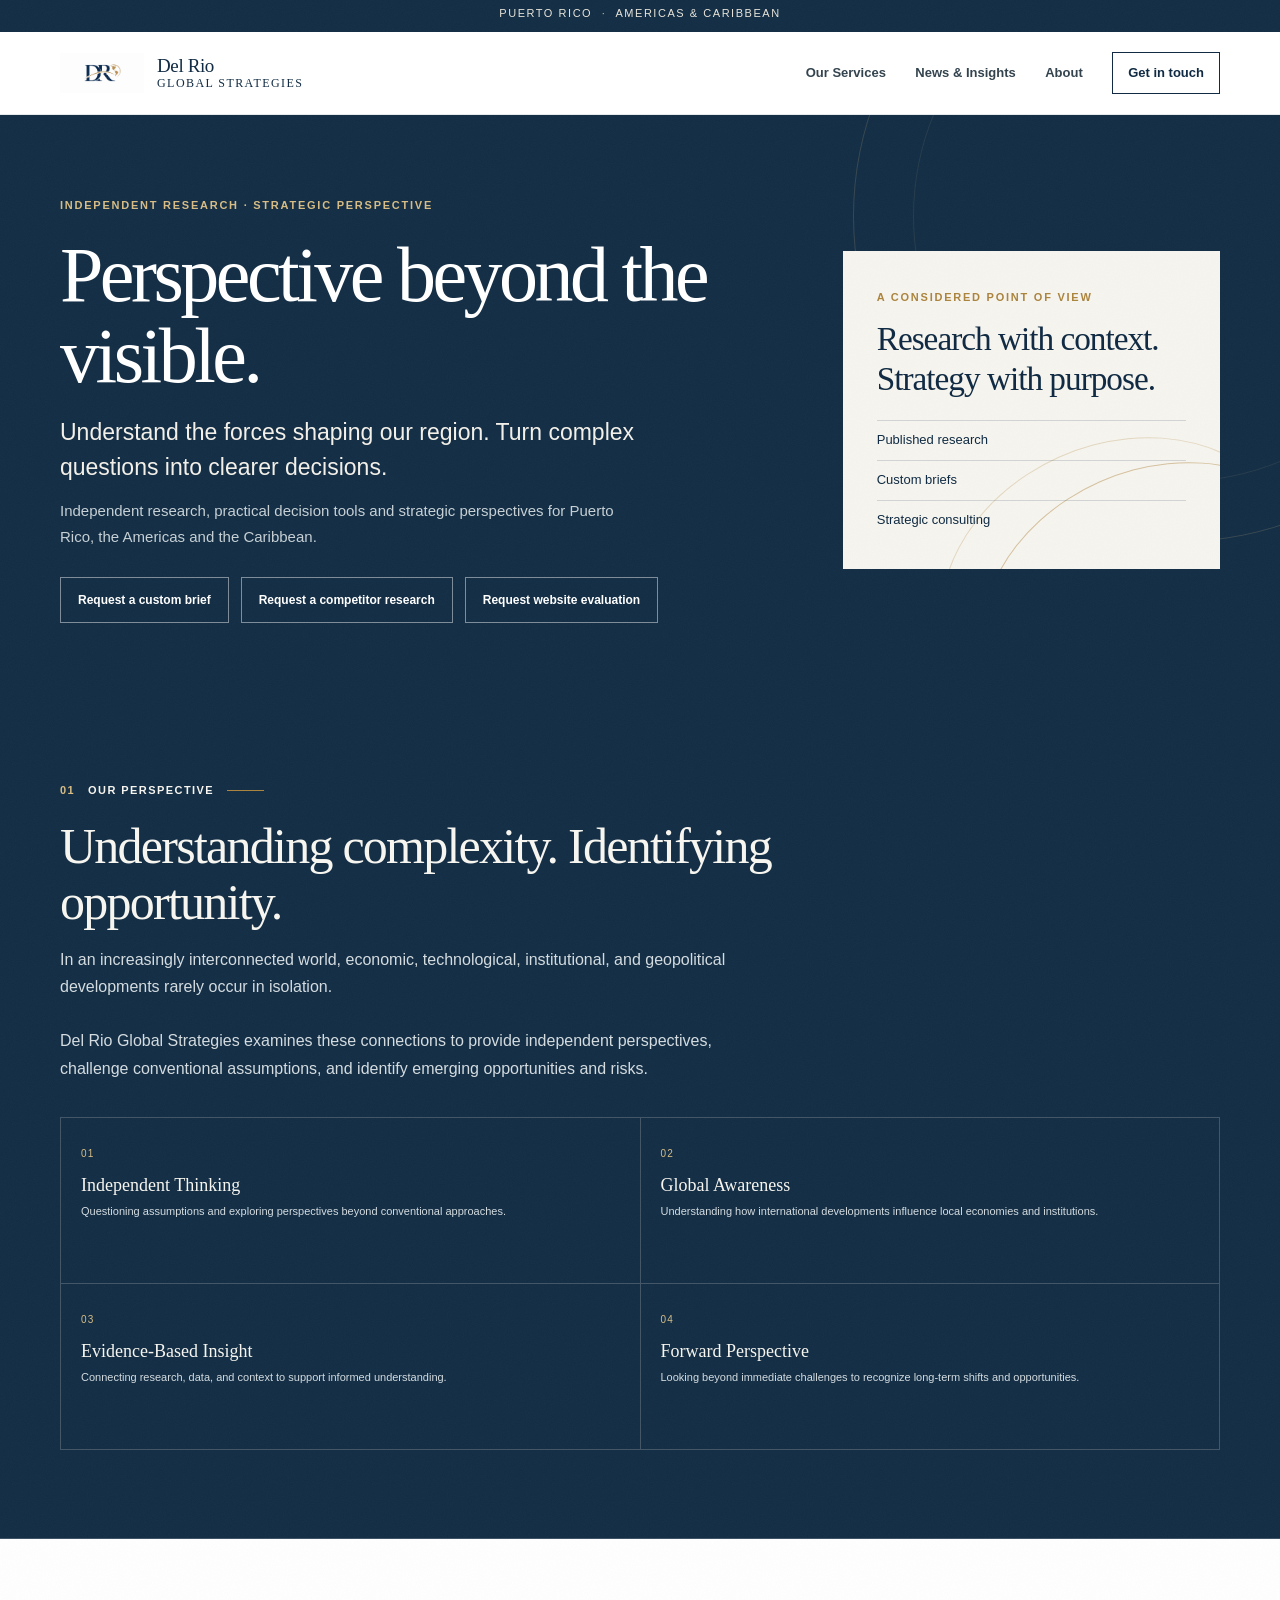
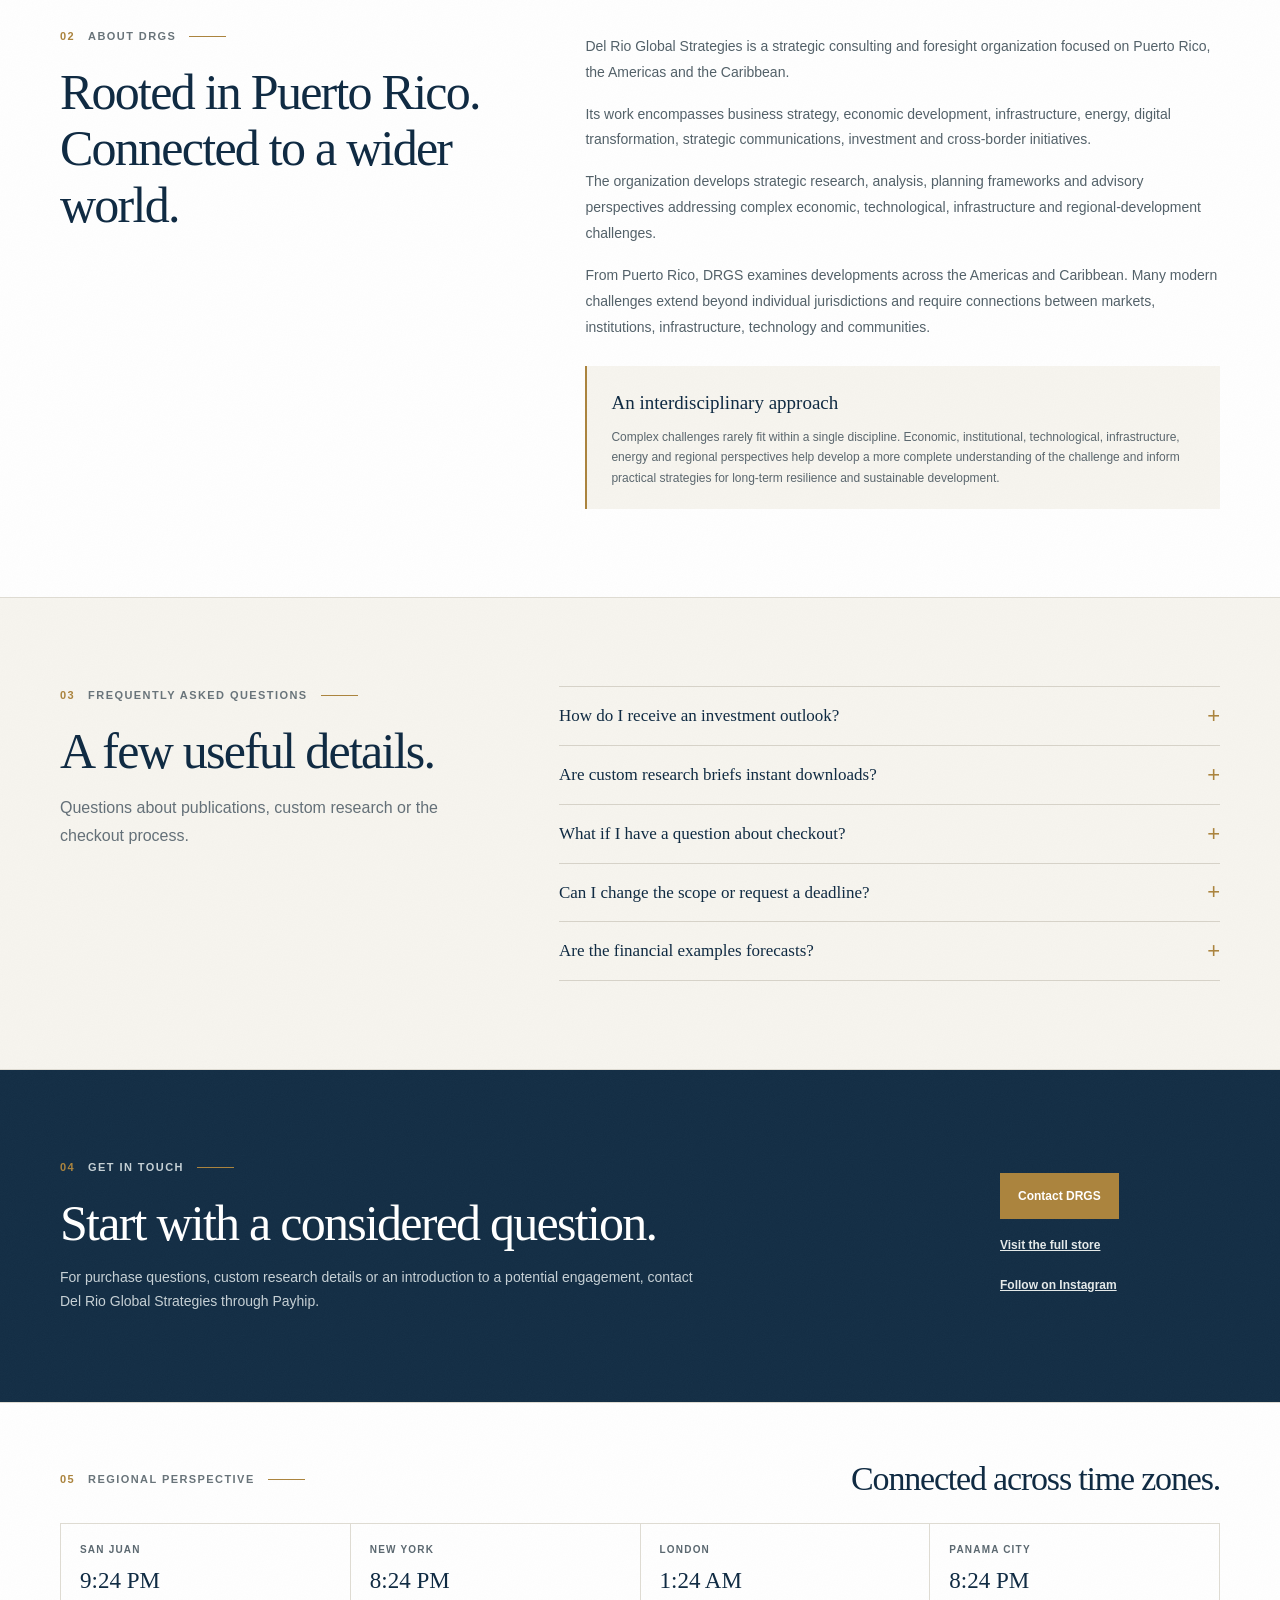
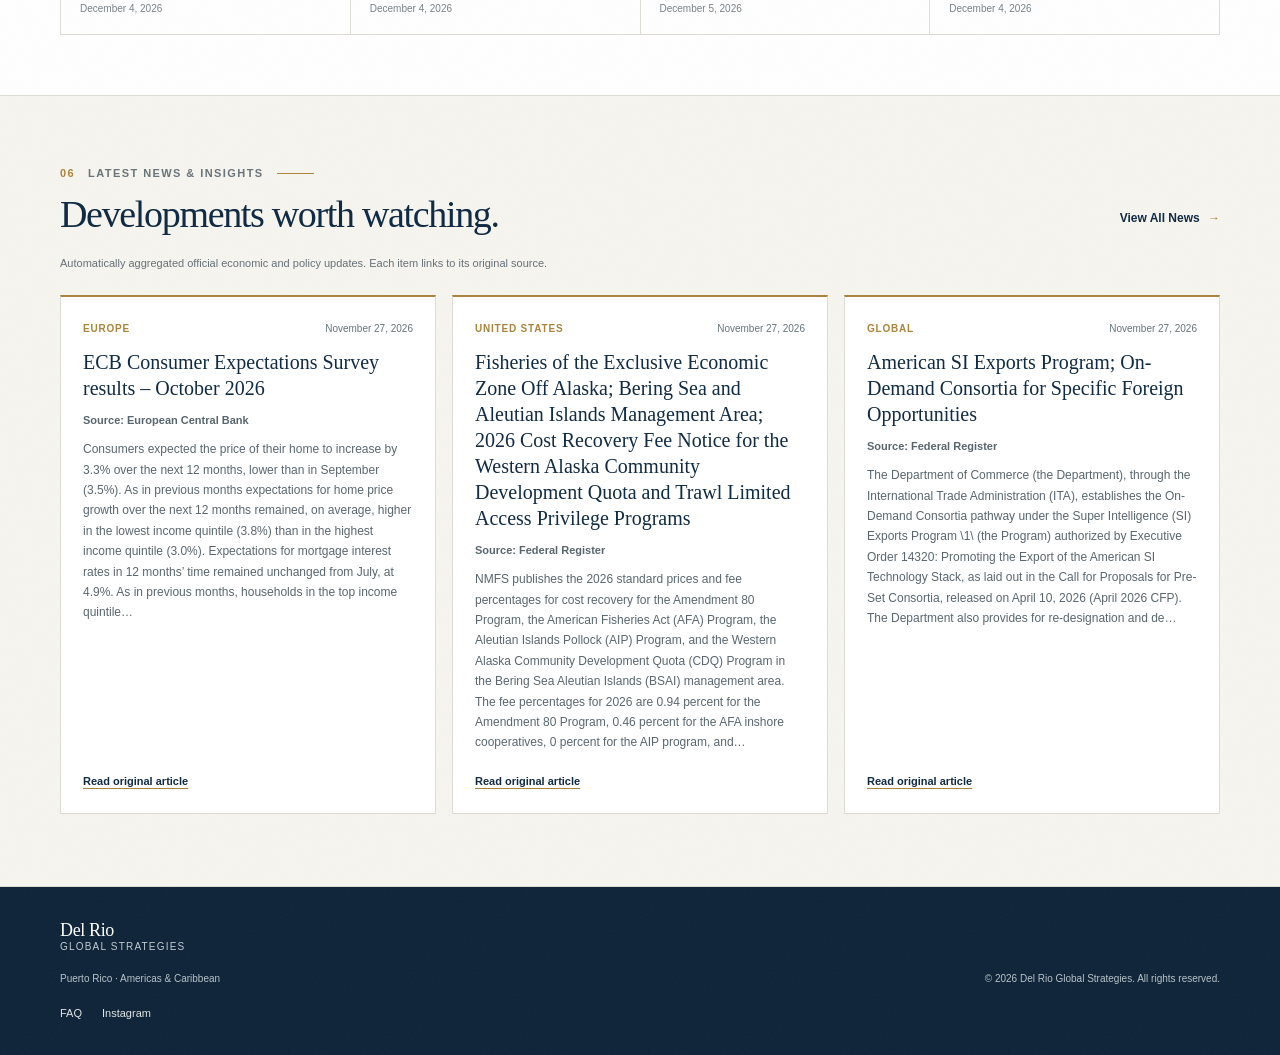
<file: index.html>
<!DOCTYPE html>
<html lang="en">
<head>
  <meta charset="UTF-8">
  <meta name="viewport" content="width=device-width, initial-scale=1">
  <meta name="theme-color" content="#102b43">
  <meta name="description" content="Independent research, practical decision tools and strategic perspectives for Puerto Rico, the Americas and the Caribbean.">
  <link rel="canonical" href="https://delrioglobalstrategies.com/">
  <meta property="og:type" content="website">
  <meta property="og:title" content="Del Rio Global Strategies | Perspective beyond the visible">
  <meta property="og:description" content="Independent research, practical decision tools and strategic perspectives for Puerto Rico, the Americas and the Caribbean.">
  <meta property="og:url" content="https://delrioglobalstrategies.com/">
  <meta property="og:site_name" content="Del Rio Global Strategies">
  <title>Del Rio Global Strategies | Perspective beyond the visible</title>
  <link rel="stylesheet" href="styles.css?v=20261104-news">
  <script type="application/ld+json">
    {
      "@context": "https://schema.org",
      "@type": "Organization",
      "@id": "https://delrioglobalstrategies.com/#organization",
      "name": "Del Rio Global Strategies",
      "url": "https://delrioglobalstrategies.com/",
      "description": "Independent research, practical decision tools and strategic perspectives for Puerto Rico, the Americas and the Caribbean.",
      "areaServed": ["Puerto Rico", "Americas", "Caribbean"],
      "knowsAbout": [
        "Economic Development",
        "Infrastructure & Resilience",
        "Energy & Sustainability",
        "Digital Transformation & Technology",
        "Investment & Cross-Border Strategy",
        "Strategic Communications",
        "Regional Foresight",
        "Governance & Institutional Strategy",
        "Risk, Security & Continuity"
      ]
    }
  </script>
</head>
<body>
  <a class="skip-link" href="#main">Skip to content</a>

  <div class="utility-bar">Puerto Rico <span aria-hidden="true">·</span> Americas &amp; Caribbean</div>

  <header class="site-header">
    <div class="header-inner">
      <a class="brand" href="#home" aria-label="Del Rio Global Strategies home">
        <img src="images/DR.PNG" alt="DRGS monogram and globe logo" width="104" height="50">
        <span class="brand-name">Del Rio <span>Global Strategies</span></span>
      </a>

      <button class="menu-toggle" type="button" aria-controls="primary-navigation" aria-expanded="false">
        <span class="menu-toggle-label">Menu</span>
        <span class="menu-toggle-icon" aria-hidden="true"><span></span><span></span></span>
      </button>

      <nav class="primary-navigation" id="primary-navigation" aria-label="Main navigation">
        <a href="/services/">Our Services</a>
        <a href="/news/">News &amp; Insights</a>
        <a href="#about">About</a>
        <a class="nav-contact" href="#contact">Get in touch</a>
      </nav>
    </div>
  </header>

  <main id="main">
    <section class="hero" id="home" aria-labelledby="hero-title">
      <div class="hero-inner">
        <div class="hero-copy">
          <p class="eyebrow hero-eyebrow">Independent research · Strategic perspective</p>
          <h1 id="hero-title">Perspective beyond the visible.</h1>
          <p class="hero-lede">Understand the forces shaping our region. Turn complex questions into clearer decisions.</p>
          <p class="hero-description">Independent research, practical decision tools and strategic perspectives for Puerto Rico, the Americas and the Caribbean.</p>
          <div class="hero-actions">
            <a class="button button-outline-light" href="/services/#briefs">Request a custom brief</a>
            <a class="button button-outline-light" href="/services/#competitor-research">Request a competitor research</a>
            <a class="button button-outline-light" href="/services/#website-evaluation">Request website evaluation</a>
          </div>
        </div>

        <aside class="hero-panel" aria-labelledby="hero-panel-title">
          <p class="section-kicker">A considered point of view</p>
          <h2 id="hero-panel-title">Research with context. Strategy with purpose.</h2>
          <ul class="hero-offerings">
            <li>Published research</li>
            <li>Custom briefs</li>
            <li>Strategic consulting</li>
          </ul>
        </aside>
      </div>
    </section>

    <section class="section consulting-section" id="our-perspective" aria-labelledby="perspective-title">
      <div class="section-inner">
        <header class="section-heading">
          <p class="section-number">01 <span>Our Perspective</span></p>
          <h2 id="perspective-title">Understanding complexity. Identifying opportunity.</h2>
          <p class="section-intro">In an increasingly interconnected world, economic, technological, institutional, and geopolitical developments rarely occur in isolation.<br><br>Del Rio Global Strategies examines these connections to provide independent perspectives, challenge conventional assumptions, and identify emerging opportunities and risks.</p>
        </header>

        <div class="focus-grid perspective-grid">
          <article class="focus-card"><span>01</span><h4>Independent Thinking</h4><p>Questioning assumptions and exploring perspectives beyond conventional approaches.</p></article>
          <article class="focus-card"><span>02</span><h4>Global Awareness</h4><p>Understanding how international developments influence local economies and institutions.</p></article>
          <article class="focus-card"><span>03</span><h4>Evidence-Based Insight</h4><p>Connecting research, data, and context to support informed understanding.</p></article>
          <article class="focus-card"><span>04</span><h4>Forward Perspective</h4><p>Looking beyond immediate challenges to recognize long-term shifts and opportunities.</p></article>
        </div>
      </div>
    </section>

    <section class="section about-section" id="about" aria-labelledby="about-title">
      <div class="section-inner about-layout">
        <div>
          <p class="section-number">02 <span>About DRGS</span></p>
          <h2 id="about-title">Rooted in Puerto Rico. Connected to a wider world.</h2>
        </div>
        <div class="about-copy">
          <p>Del Rio Global Strategies is a strategic consulting and foresight organization focused on Puerto Rico, the Americas and the Caribbean.</p>
          <p>Its work encompasses business strategy, economic development, infrastructure, energy, digital transformation, strategic communications, investment and cross-border initiatives.</p>
          <p>The organization develops strategic research, analysis, planning frameworks and advisory perspectives addressing complex economic, technological, infrastructure and regional-development challenges.</p>
          <p>From Puerto Rico, DRGS examines developments across the Americas and Caribbean. Many modern challenges extend beyond individual jurisdictions and require connections between markets, institutions, infrastructure, technology and communities.</p>
          <aside class="about-principle">
            <h3>An interdisciplinary approach</h3>
            <p>Complex challenges rarely fit within a single discipline. Economic, institutional, technological, infrastructure, energy and regional perspectives help develop a more complete understanding of the challenge and inform practical strategies for long-term resilience and sustainable development.</p>
          </aside>
        </div>
      </div>
    </section>

    <section class="section faq-section" id="faq" aria-labelledby="faq-title">
      <div class="section-inner faq-layout">
        <header class="section-heading">
          <p class="section-number">03 <span>Frequently asked questions</span></p>
          <h2 id="faq-title">A few useful details.</h2>
          <p class="section-intro">Questions about publications, custom research or the checkout process.</p>
        </header>
        <div class="faq-list">
          <details class="faq-item">
            <summary>How do I receive an investment outlook?</summary>
            <p>Publications are purchased through Payhip. Payhip processes checkout and provides the publication download after purchase; no purchased files are hosted on this website.</p>
          </details>
          <details class="faq-item">
            <summary>Are custom research briefs instant downloads?</summary>
            <p>No. Custom briefs are prepared for you after checkout, review of your research details and confirmation of scope. The completed personalized PDF is delivered by email.</p>
          </details>
          <details class="faq-item">
            <summary>What if I have a question about checkout?</summary>
            <p>Payments and purchases are handled on Payhip. For checkout or order questions, contact DRGS through the <a href="https://payhip.com/DelRioGlobalStrategies/contact" target="_blank" rel="noopener noreferrer">Payhip contact page</a>.</p>
          </details>
          <details class="faq-item">
            <summary>Can I change the scope or request a deadline?</summary>
            <p>Custom briefs begin after the requested work is reviewed and scope is confirmed by email. Preferred deadlines are subject to confirmation; work beyond the package scope may require a separate agreement.</p>
          </details>
          <details class="faq-item">
            <summary>Are the financial examples forecasts?</summary>
            <p>No. Financial scenarios use illustrative assumptions to support evaluation and are not forecasts or guarantees of returns. Actual outcomes depend on project-specific assumptions, market conditions and execution.</p>
          </details>
        </div>
      </div>
    </section>

    <section class="section contact-section" id="contact" aria-labelledby="contact-title">
      <div class="section-inner contact-layout">
        <div>
          <p class="section-number">04 <span>Get in touch</span></p>
          <h2 id="contact-title">Start with a considered question.</h2>
          <p>For purchase questions, custom research details or an introduction to a potential engagement, contact Del Rio Global Strategies through Payhip.</p>
        </div>
        <div class="contact-actions">
          <a class="button button-gold" href="https://payhip.com/DelRioGlobalStrategies/contact" target="_blank" rel="noopener noreferrer">Contact DRGS</a>
          <a class="contact-link" href="https://payhip.com/DelRioGlobalStrategies" target="_blank" rel="noopener noreferrer">Visit the full store</a>
          <a class="contact-link" href="https://www.instagram.com/delrioglobalstrategies/" target="_blank" rel="noopener noreferrer">Follow on Instagram</a>
        </div>
      </div>
    </section>

    <section class="section clocks-section" id="global-times" aria-labelledby="global-times-title">
      <div class="section-inner">
        <header class="clocks-heading">
          <p class="section-number">05 <span>Regional perspective</span></p>
          <h2 id="global-times-title">Connected across time zones.</h2>
        </header>
        <div class="global-times-grid" aria-live="off">
          <article class="global-clock" data-time-zone="America/Puerto_Rico"><h3>San Juan</h3><time class="global-clock-time"></time><time class="global-clock-date"></time></article>
          <article class="global-clock" data-time-zone="America/New_York"><h3>New York</h3><time class="global-clock-time"></time><time class="global-clock-date"></time></article>
          <article class="global-clock" data-time-zone="Europe/London"><h3>London</h3><time class="global-clock-time"></time><time class="global-clock-date"></time></article>
          <article class="global-clock" data-time-zone="America/Panama"><h3>Panama City</h3><time class="global-clock-time"></time><time class="global-clock-date"></time></article>
        </div>
      </div>
    </section>

    <section class="section news-section" id="latest-news" aria-labelledby="latest-news-title">
      <div class="section-inner">
        <header class="clocks-heading news-heading">
          <div>
            <p class="section-number">06 <span>Latest News &amp; Insights</span></p>
            <h2 id="latest-news-title">Developments worth watching.</h2>
          </div>
          <a class="news-view-all" href="/news/">View All News <span aria-hidden="true">→</span></a>
        </header>
        <p class="news-attribution">Automatically aggregated official economic and policy updates. Each item links to its original source.</p>
        <div class="news-cards" data-news-home aria-live="polite" aria-busy="true">
          <p class="news-empty">Loading the latest verified updates…</p>
        </div>
      </div>
    </section>
  </main>

  <footer class="site-footer">
    <div class="footer-inner">
      <a class="footer-brand" href="#home">Del Rio <span>Global Strategies</span></a>
      <p class="footer-location">Puerto Rico · Americas &amp; Caribbean</p>
      <nav class="footer-navigation" aria-label="Footer navigation">
        <a href="#faq">FAQ</a>
        <a href="https://www.instagram.com/delrioglobalstrategies/" target="_blank" rel="noopener noreferrer">Instagram</a>
      </nav>
      <p class="copyright">© 2026 Del Rio Global Strategies. All rights reserved.</p>
    </div>
  </footer>

  <script src="navigation.js"></script>
  <script src="global-times.js"></script>
  <script src="news/news.js"></script>
</body>
</html>
</file>
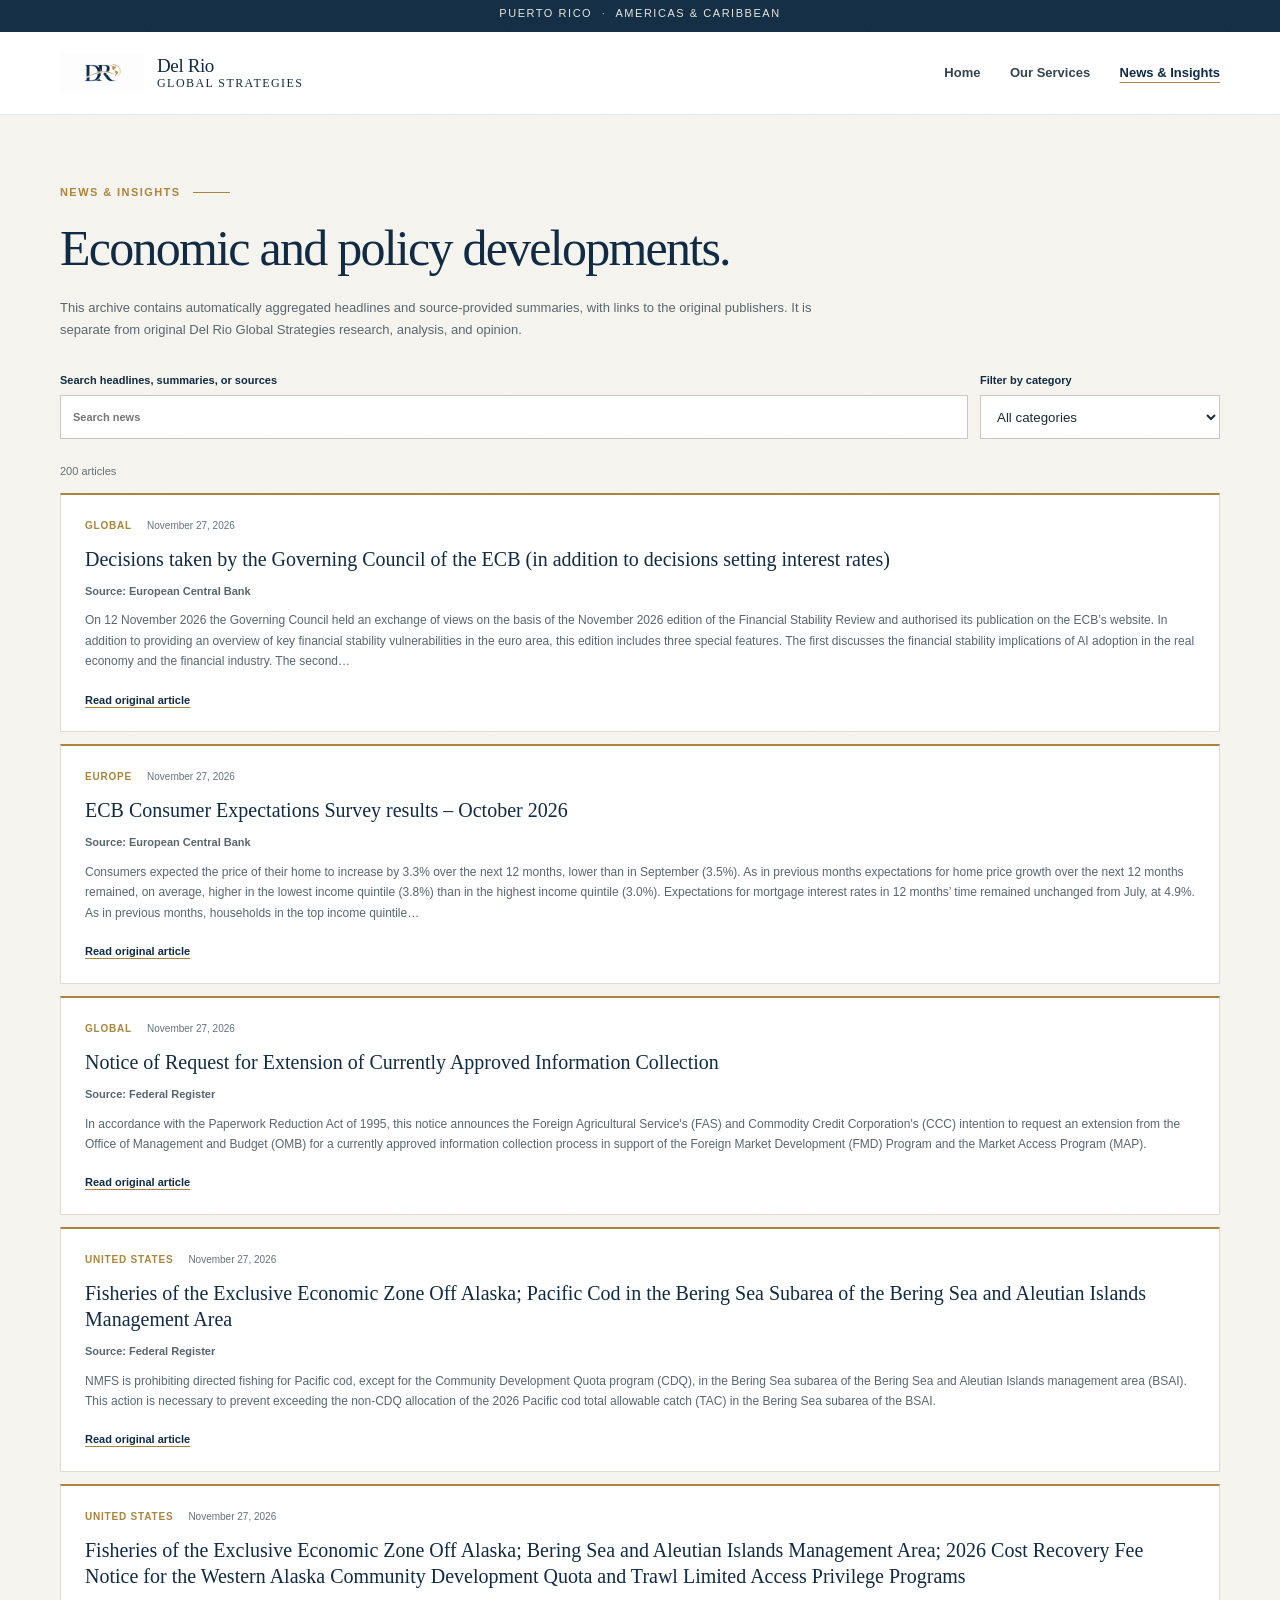
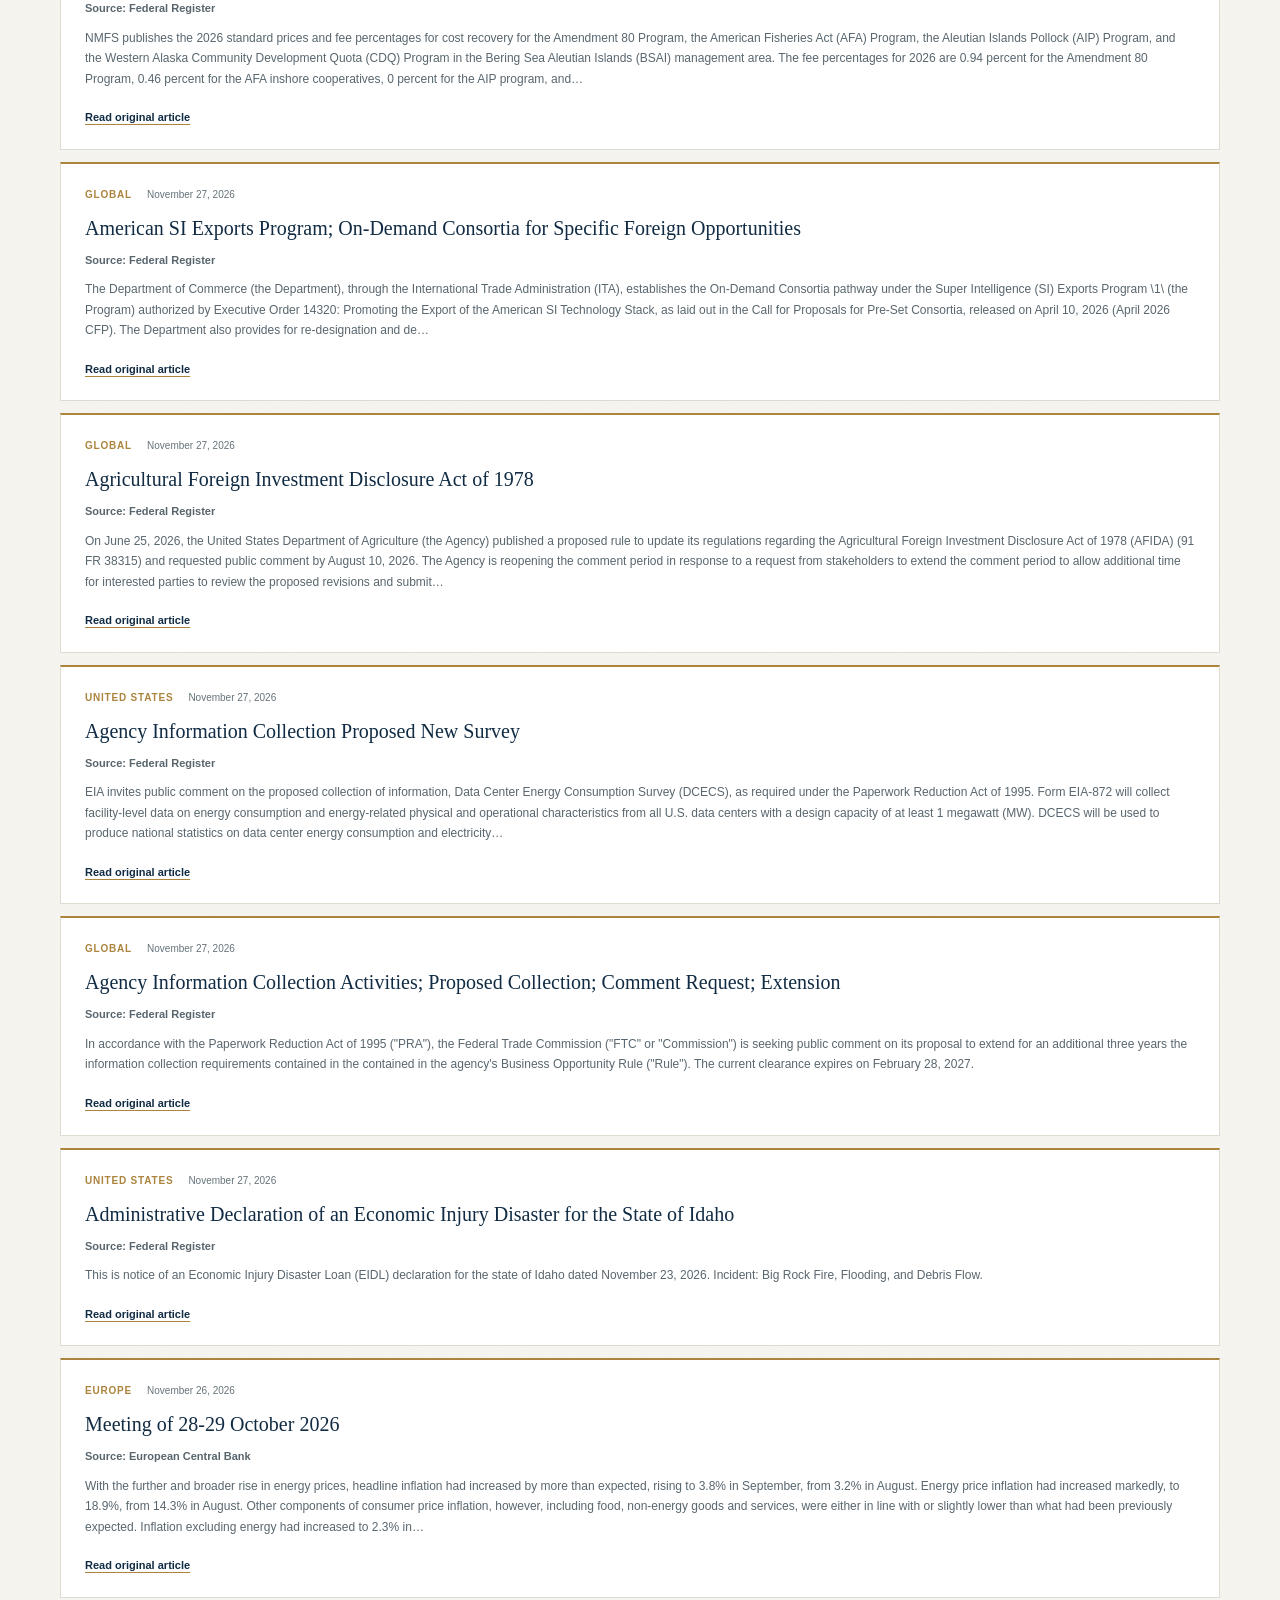
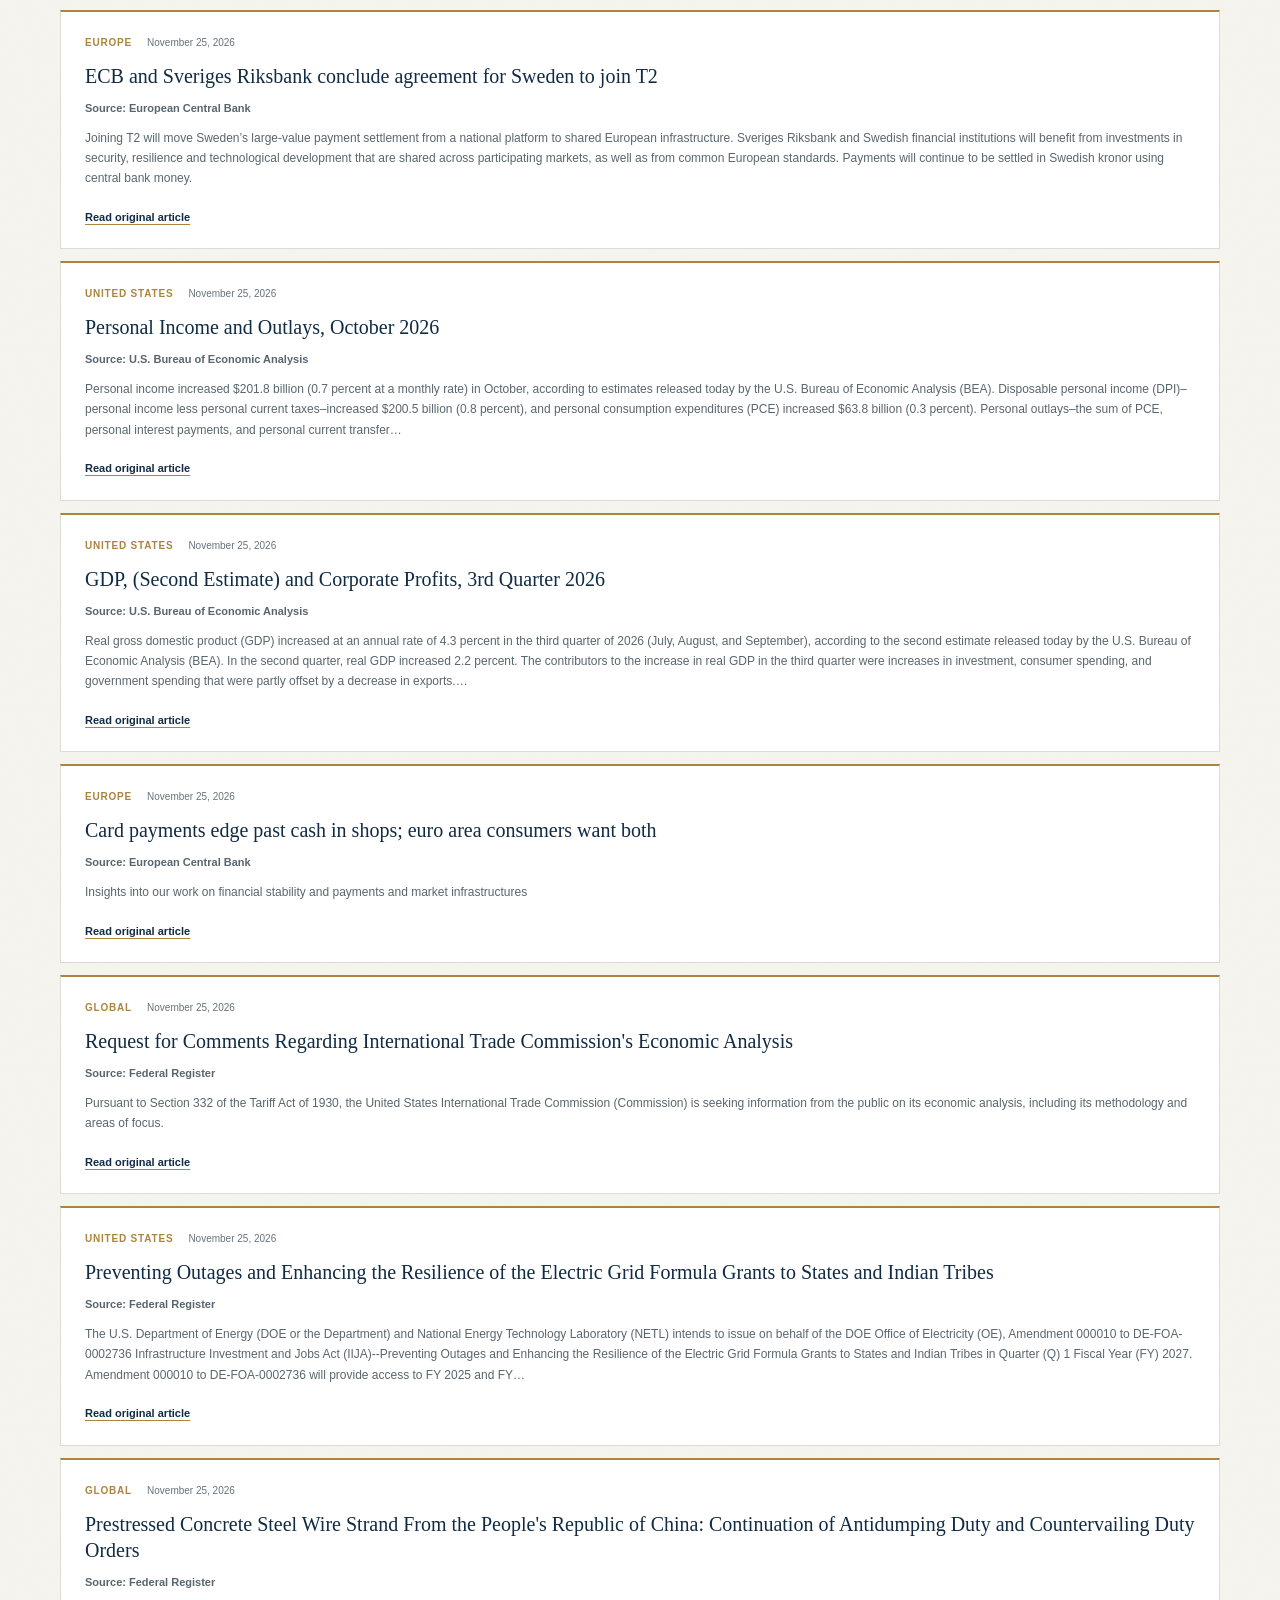
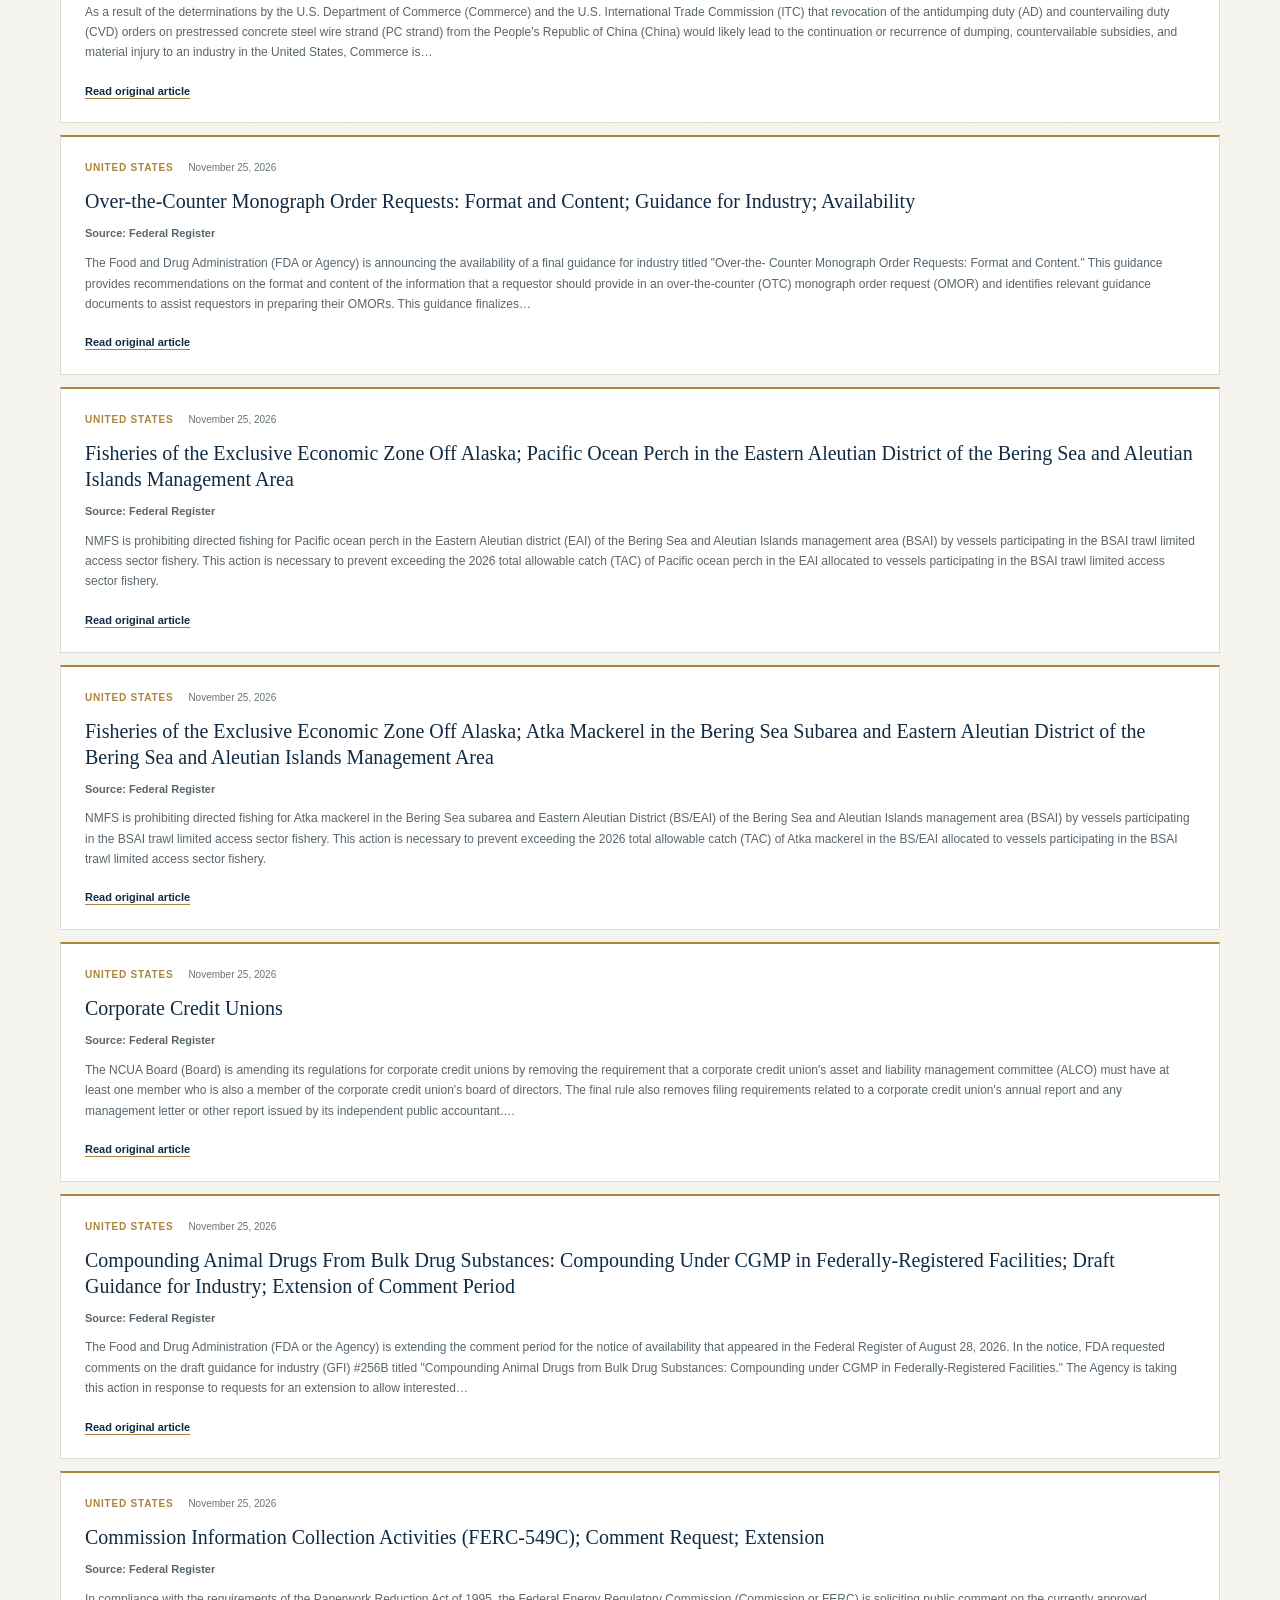
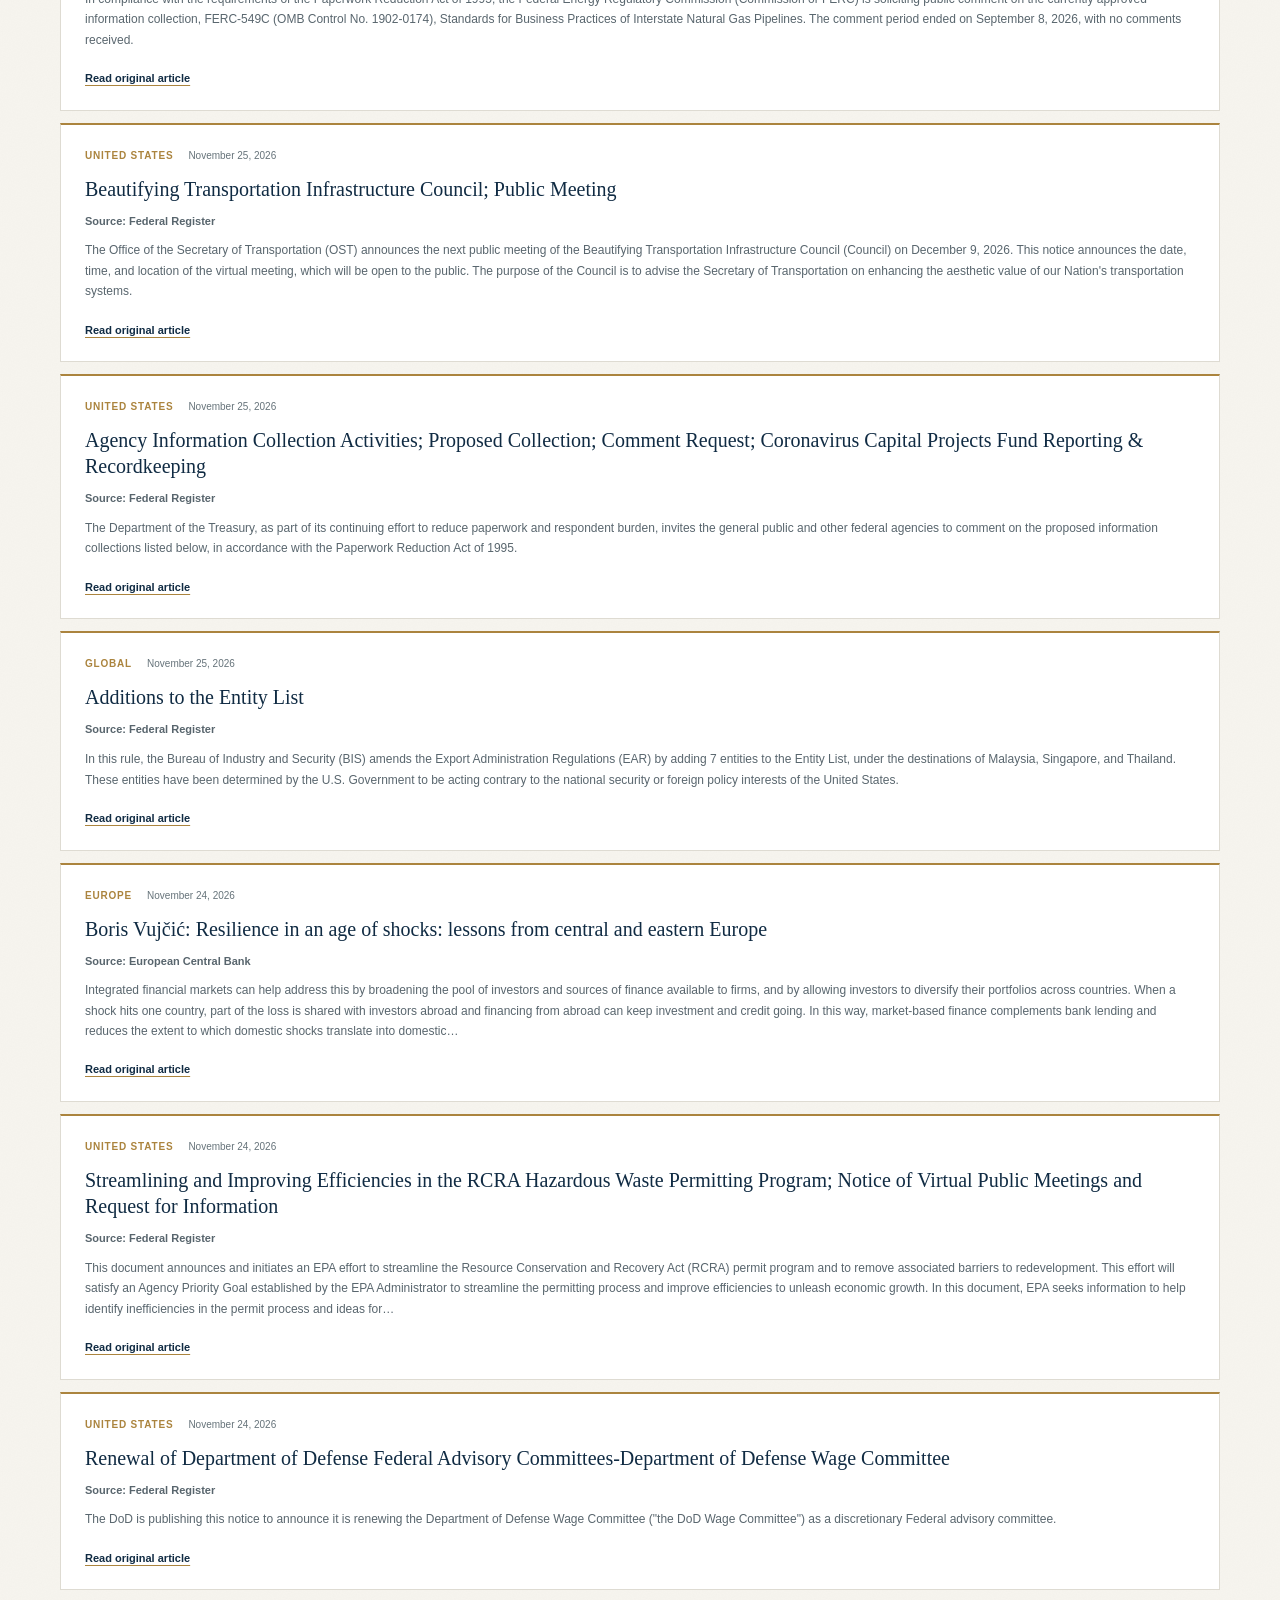
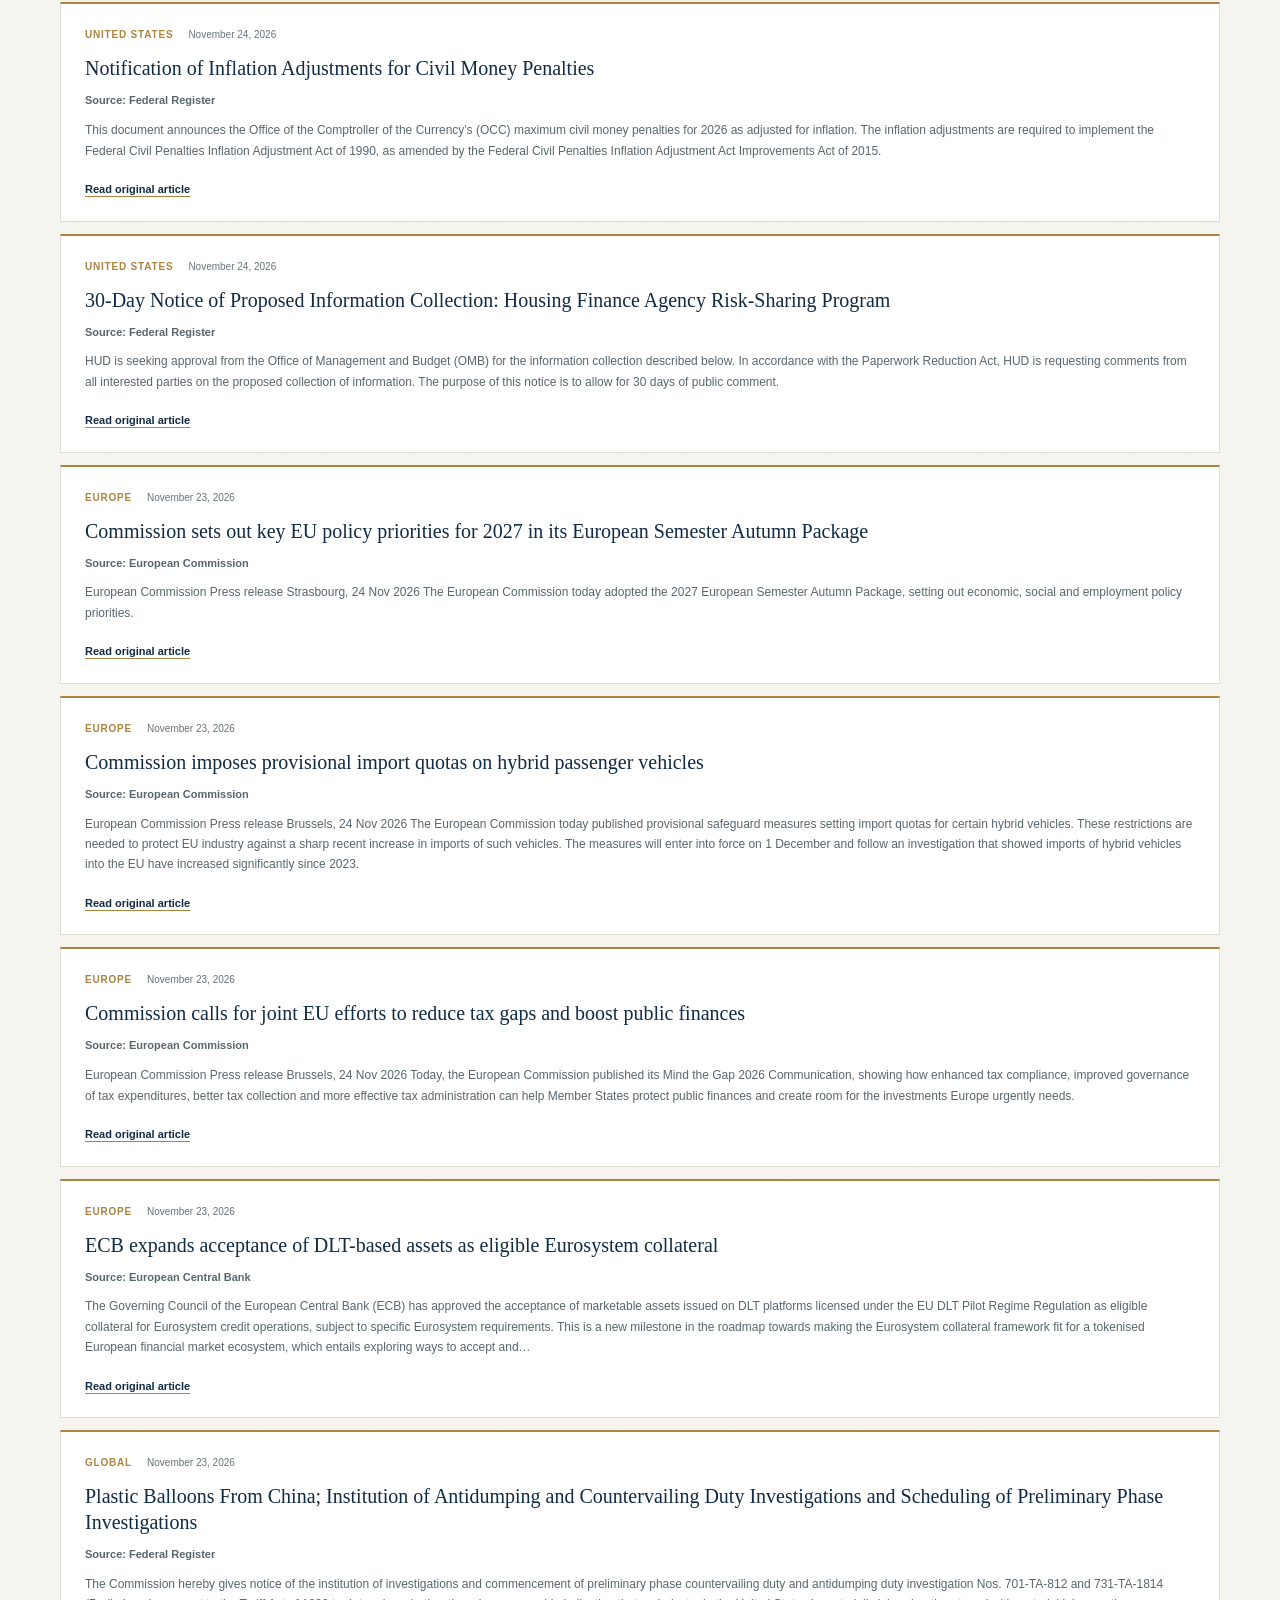
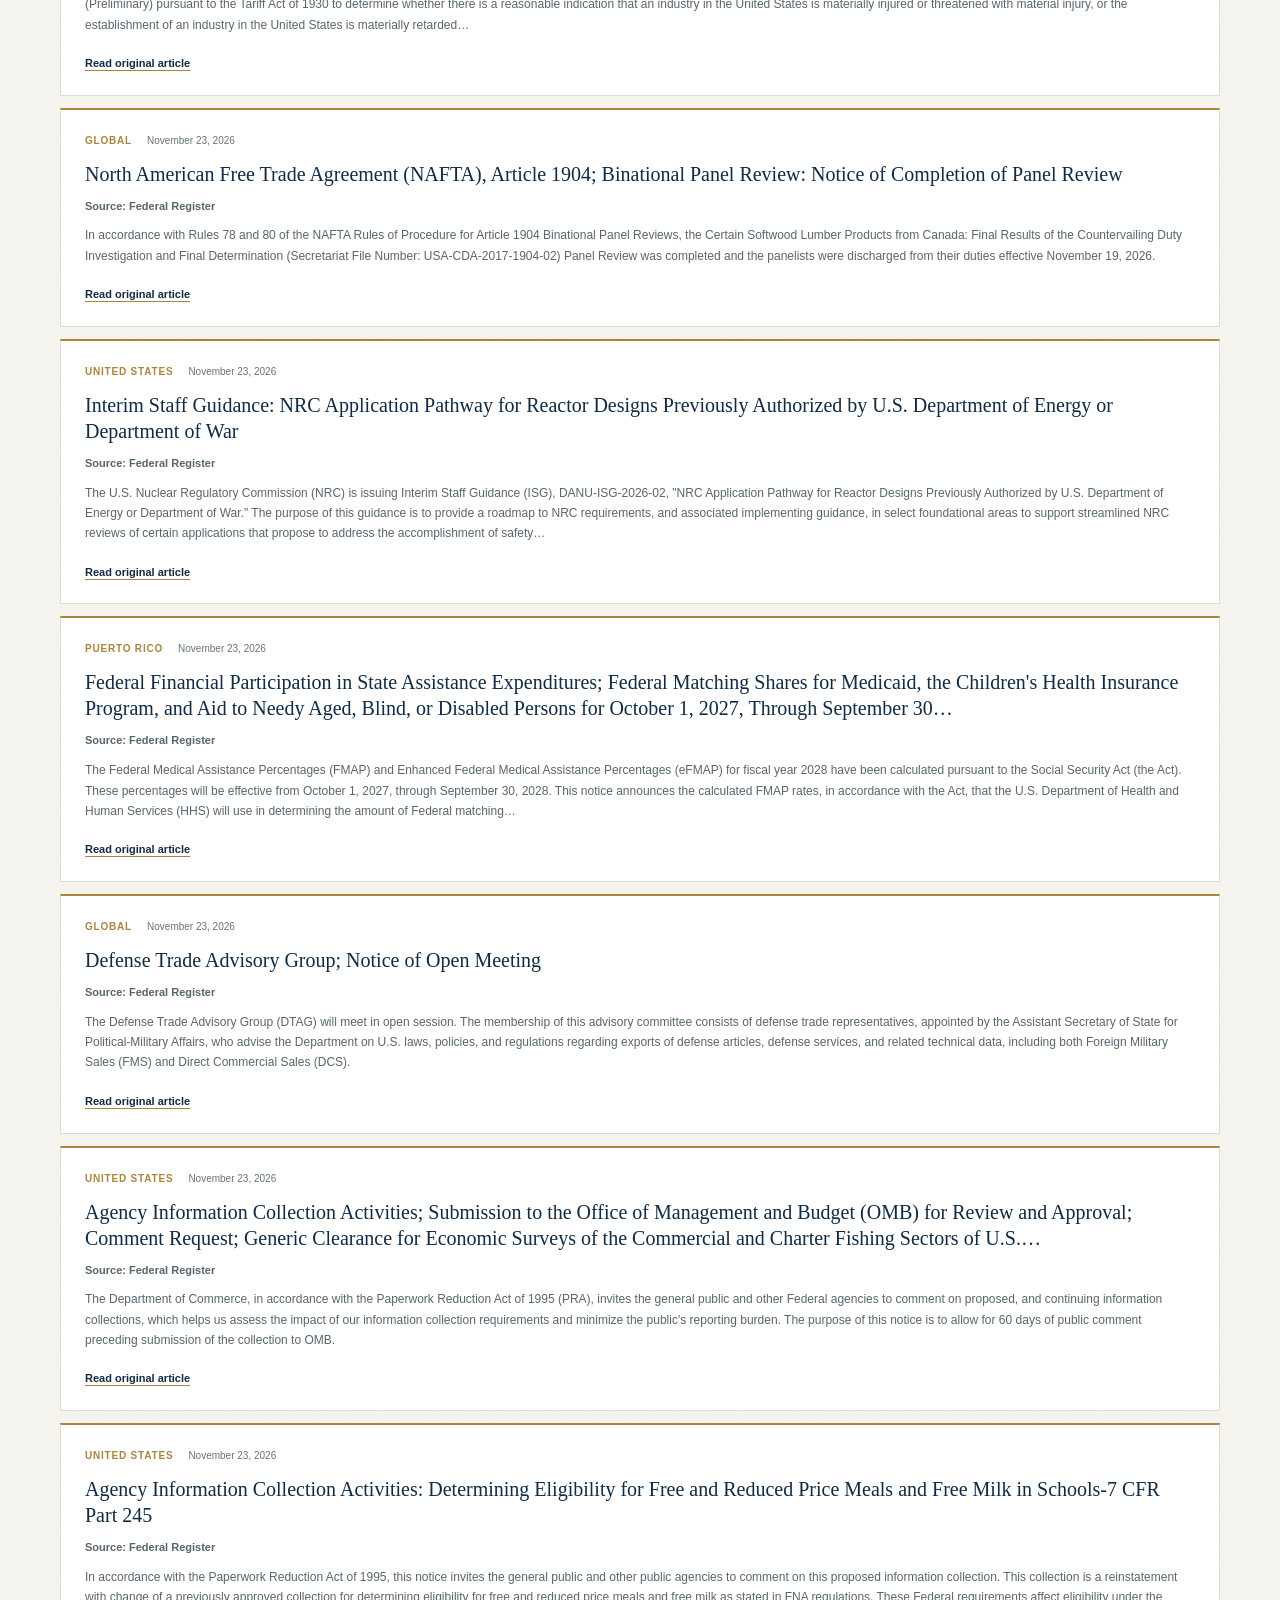
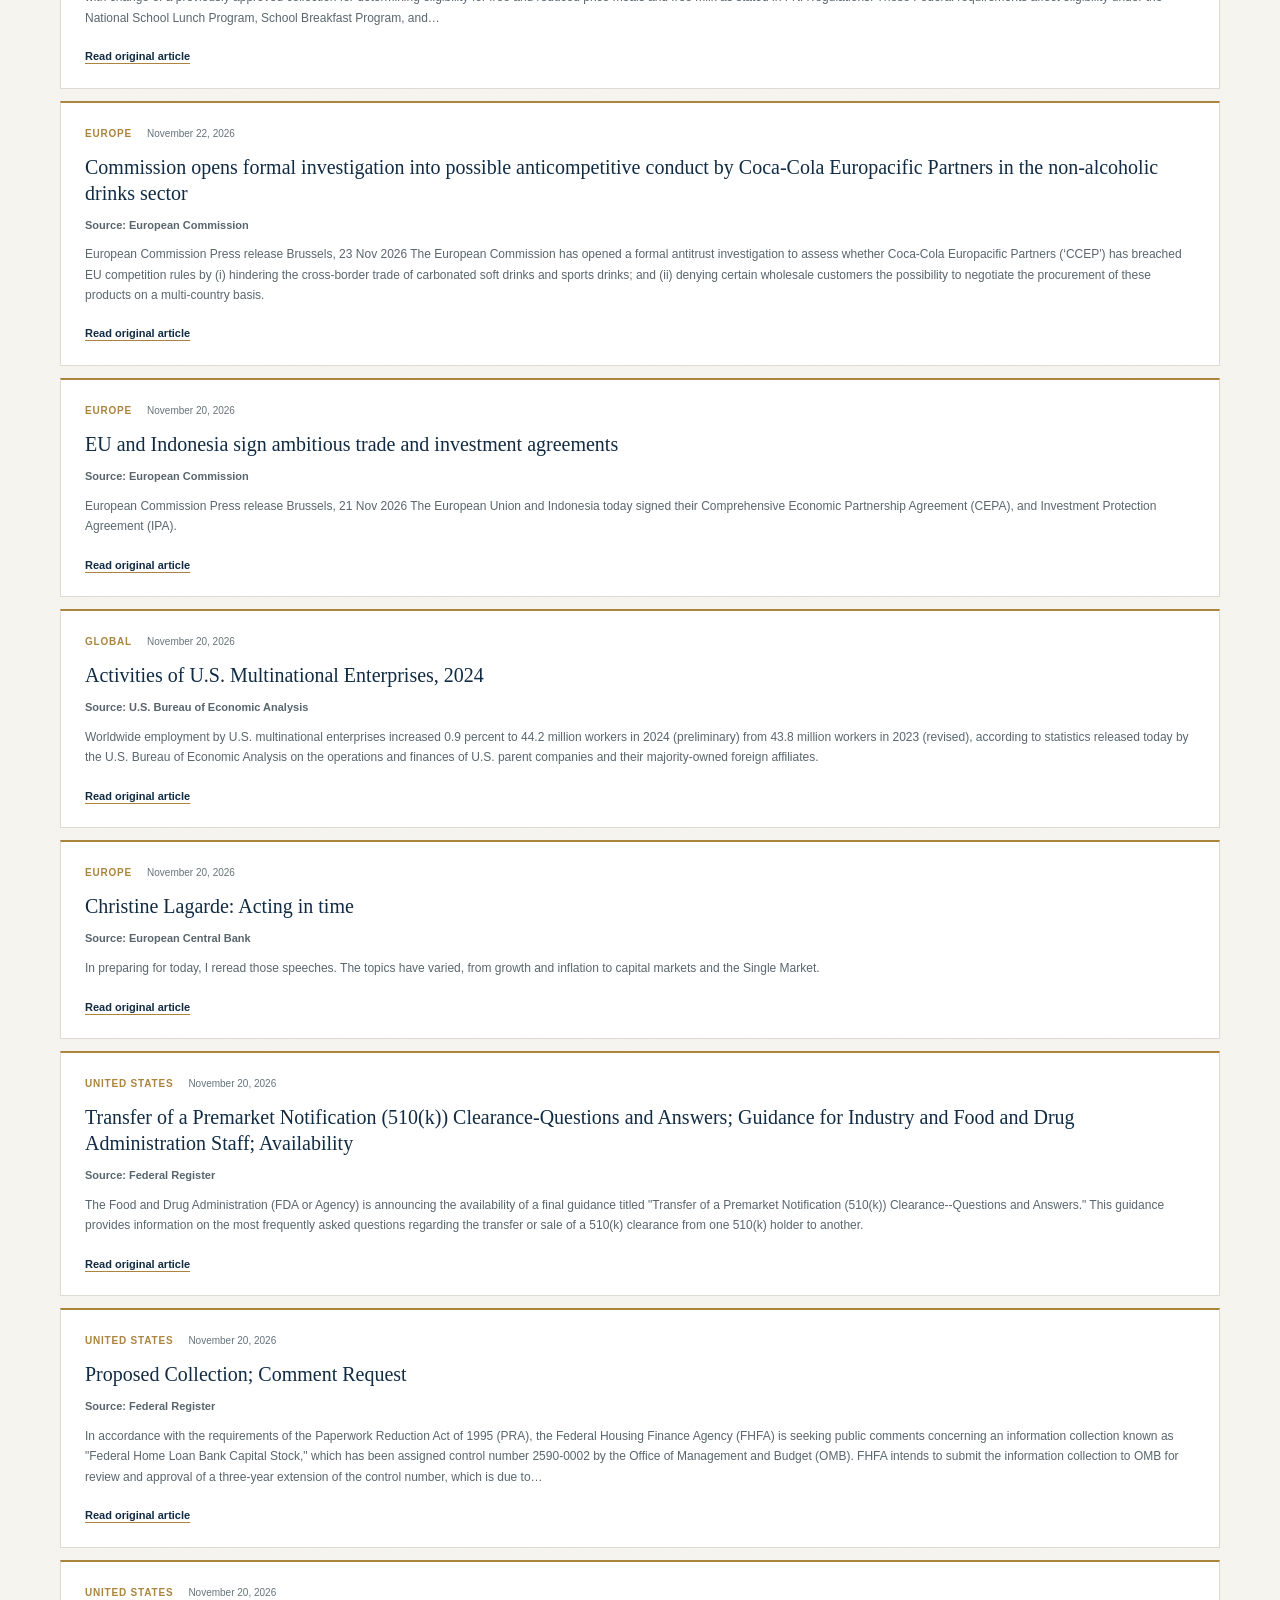
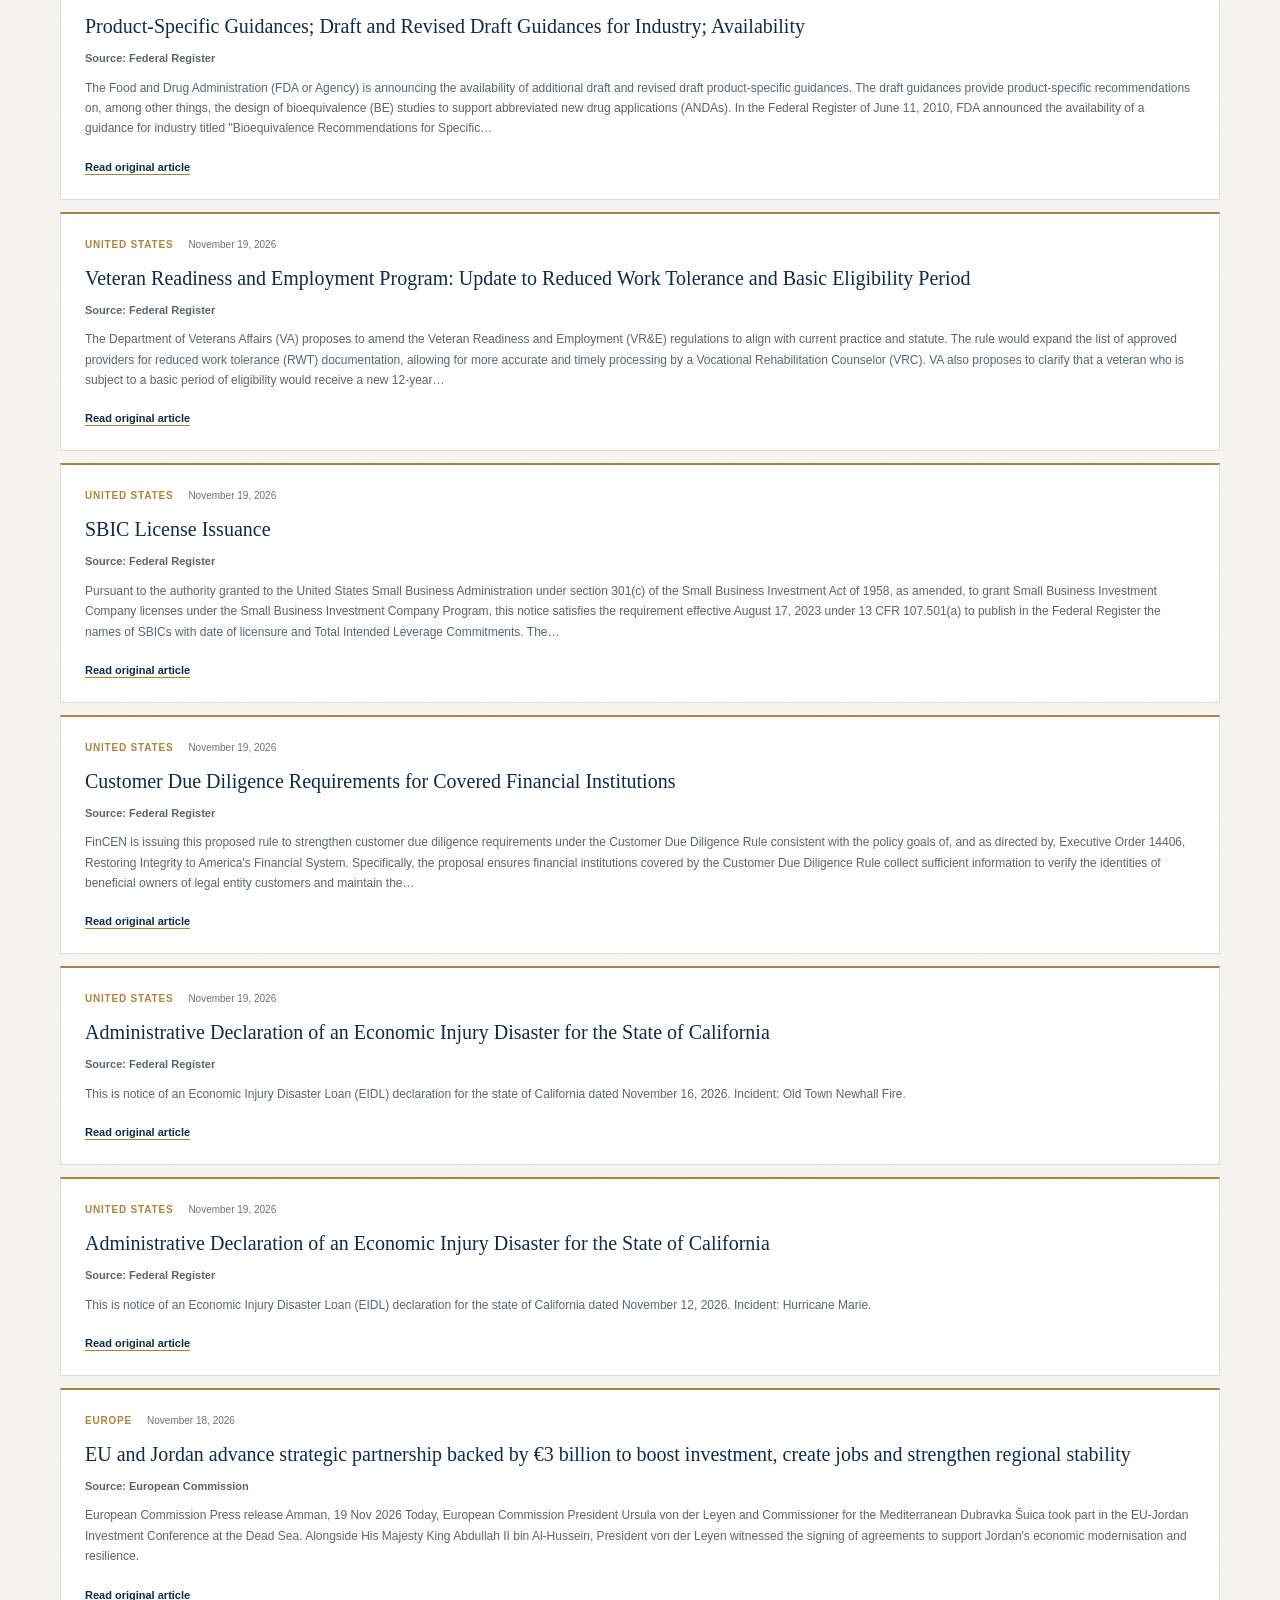
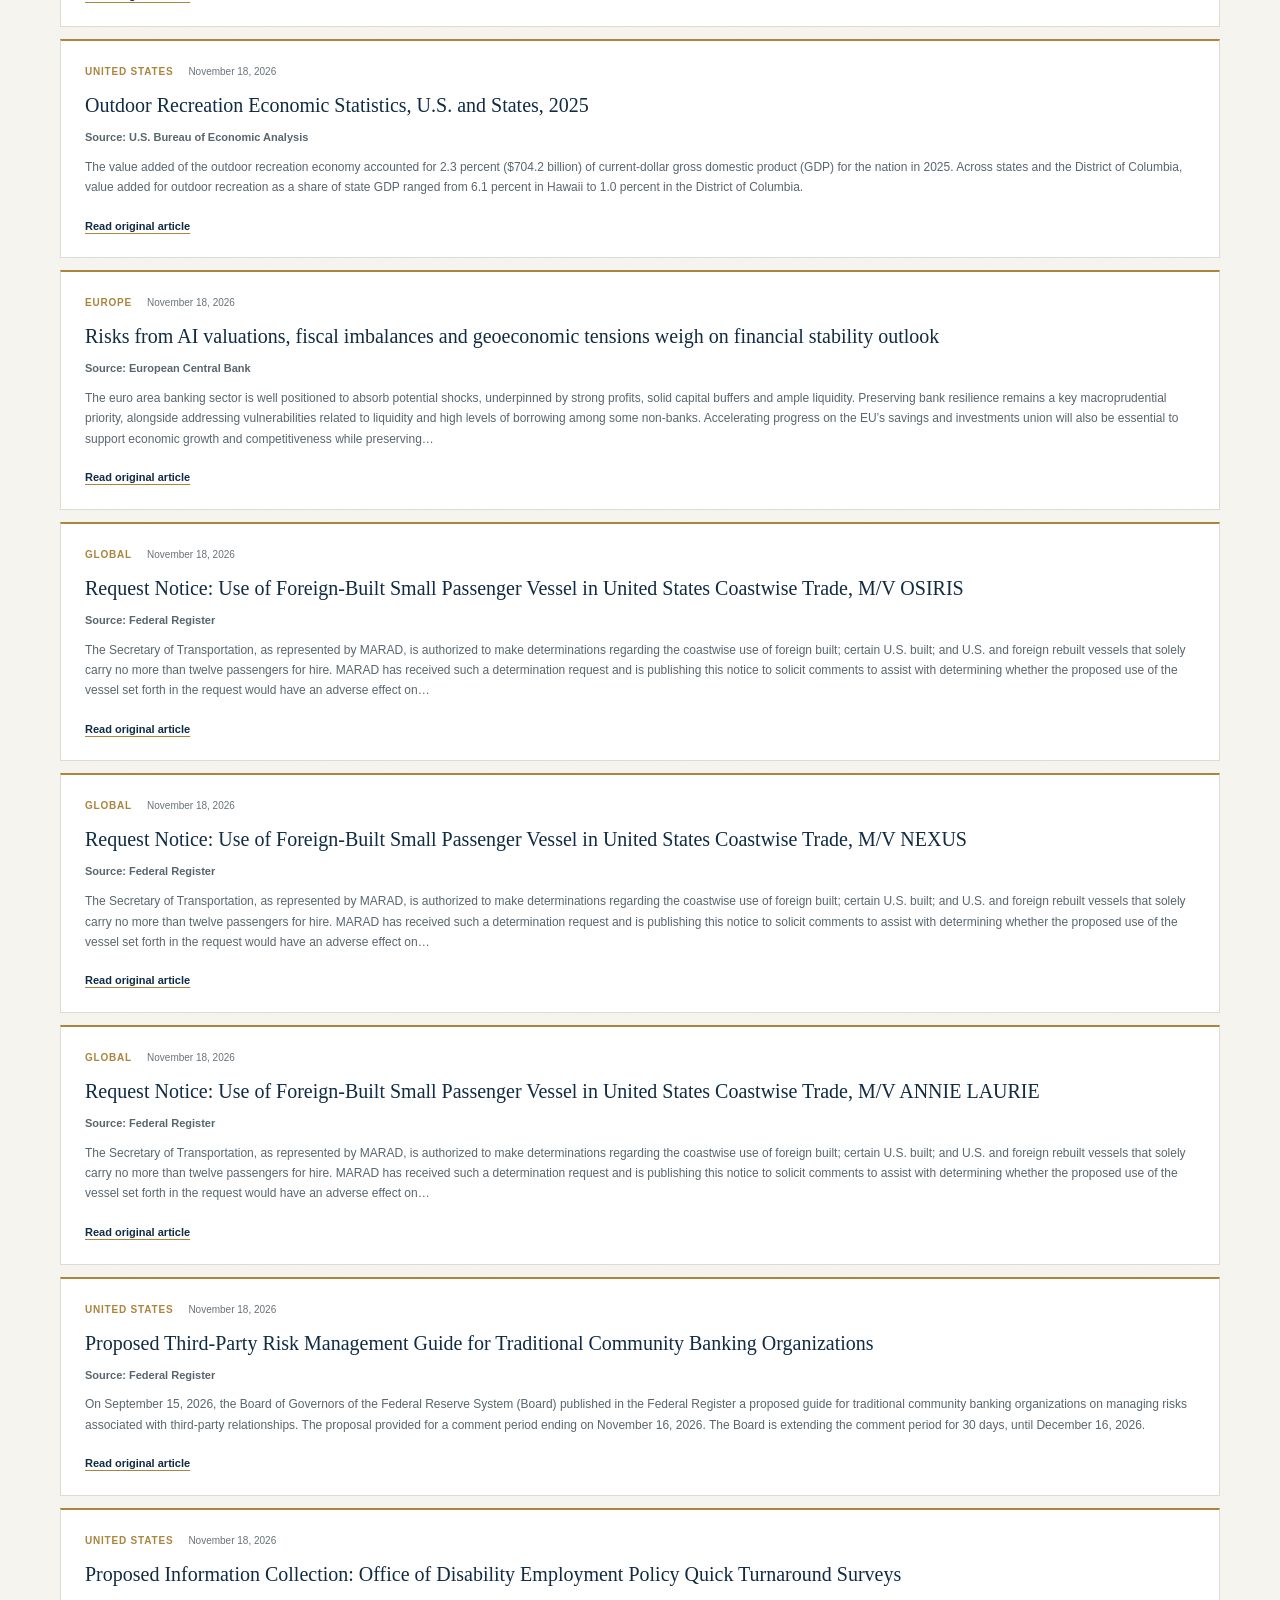
<file: news/index.html>
<!DOCTYPE html>
<html lang="en">
<head>
  <meta charset="UTF-8">
  <meta name="viewport" content="width=device-width, initial-scale=1">
  <meta name="theme-color" content="#102b43">
  <meta name="description" content="Search the latest automatically aggregated economic and policy updates, with dates and direct links to original sources.">
  <link rel="canonical" href="https://delrioglobalstrategies.com/news/">
  <title>News &amp; Insights | Del Rio Global Strategies</title>
  <link rel="stylesheet" href="../styles.css?v=20261104-news">
</head>
<body>
  <a class="skip-link" href="#main">Skip to content</a>
  <div class="utility-bar">Puerto Rico <span aria-hidden="true">·</span> Americas &amp; Caribbean</div>

  <header class="site-header">
    <div class="header-inner">
      <a class="brand" href="/" aria-label="Del Rio Global Strategies home">
        <img src="../images/DR.PNG" alt="DRGS monogram and globe logo" width="104" height="50">
        <span class="brand-name">Del Rio <span>Global Strategies</span></span>
      </a>
      <nav class="news-page-navigation" aria-label="Main navigation">
        <a href="/">Home</a>
        <a href="/services/">Our Services</a>
        <a href="/news/" aria-current="page">News &amp; Insights</a>
      </nav>
    </div>
  </header>

  <main id="main">
    <section class="section news-section" aria-labelledby="news-title">
      <div class="section-inner">
        <header class="section-heading">
          <p class="section-number">News &amp; Insights</p>
          <h1 id="news-title">Economic and policy developments.</h1>
        </header>
        <p class="news-archive-intro">This archive contains automatically aggregated headlines and source-provided summaries, with links to the original publishers. It is separate from original Del Rio Global Strategies research, analysis, and opinion.</p>
        <form class="news-filters" data-news-filters role="search">
          <label>
            Search headlines, summaries, or sources
            <input type="search" name="q" autocomplete="off" placeholder="Search news">
          </label>
          <label>
            Filter by category
            <select name="category">
              <option value="">All categories</option>
              <option value="Puerto Rico">Puerto Rico</option>
              <option value="United States">United States</option>
              <option value="Global">Global</option>
            </select>
          </label>
        </form>
        <p class="news-results" data-news-results aria-live="polite"></p>
        <div class="news-archive-list" data-news-archive aria-live="polite" aria-busy="true">
          <p class="news-empty">Loading the news archive…</p>
        </div>
      </div>
    </section>
  </main>

  <footer class="site-footer">
    <div class="footer-inner">
      <a class="footer-brand" href="/">Del Rio <span>Global Strategies</span></a>
      <p class="footer-location">Puerto Rico · Americas &amp; Caribbean</p>
      <nav class="footer-navigation" aria-label="Footer navigation">
        <a href="/services/">Our Services</a>
        <a href="/news/">News &amp; Insights</a>
        <a href="/">Home</a>
      </nav>
      <p class="copyright">© 2026 Del Rio Global Strategies. All rights reserved.</p>
    </div>
  </footer>
  <script src="news.js"></script>
</body>
</html>
</file>
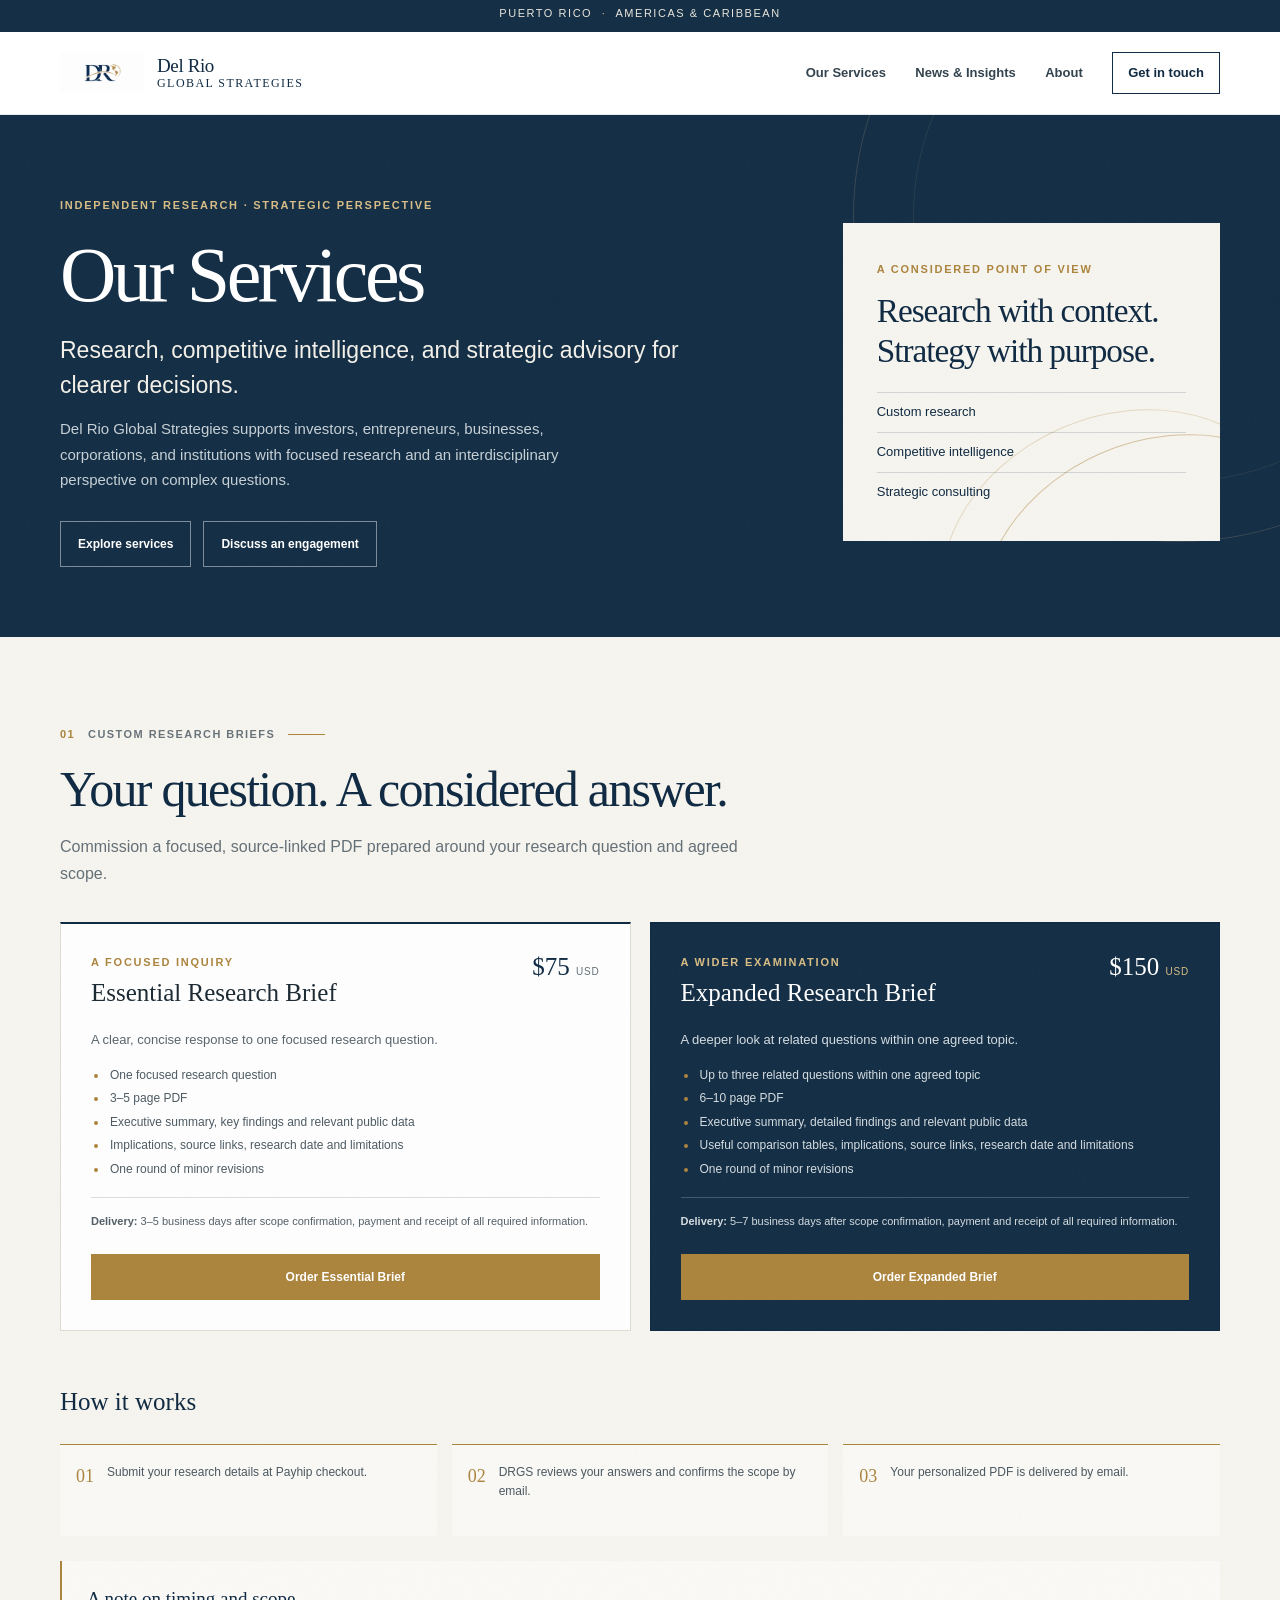
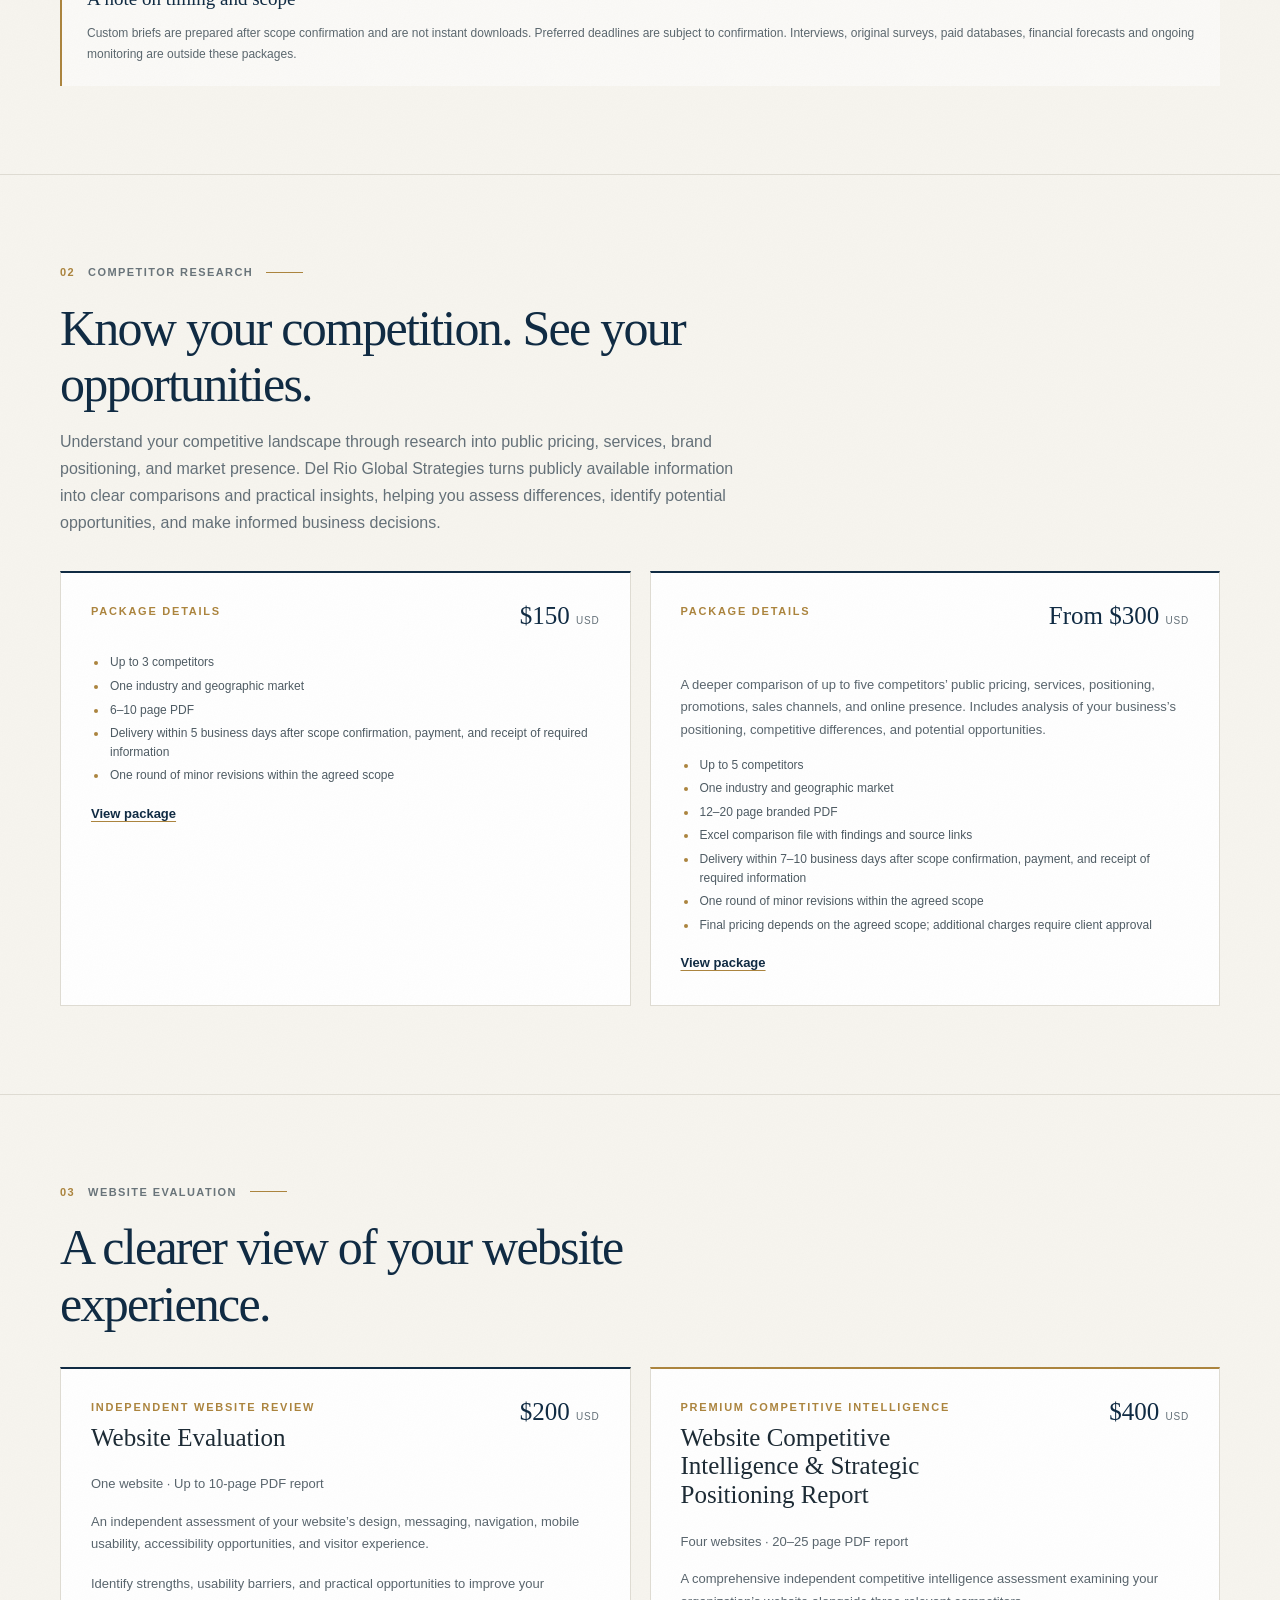
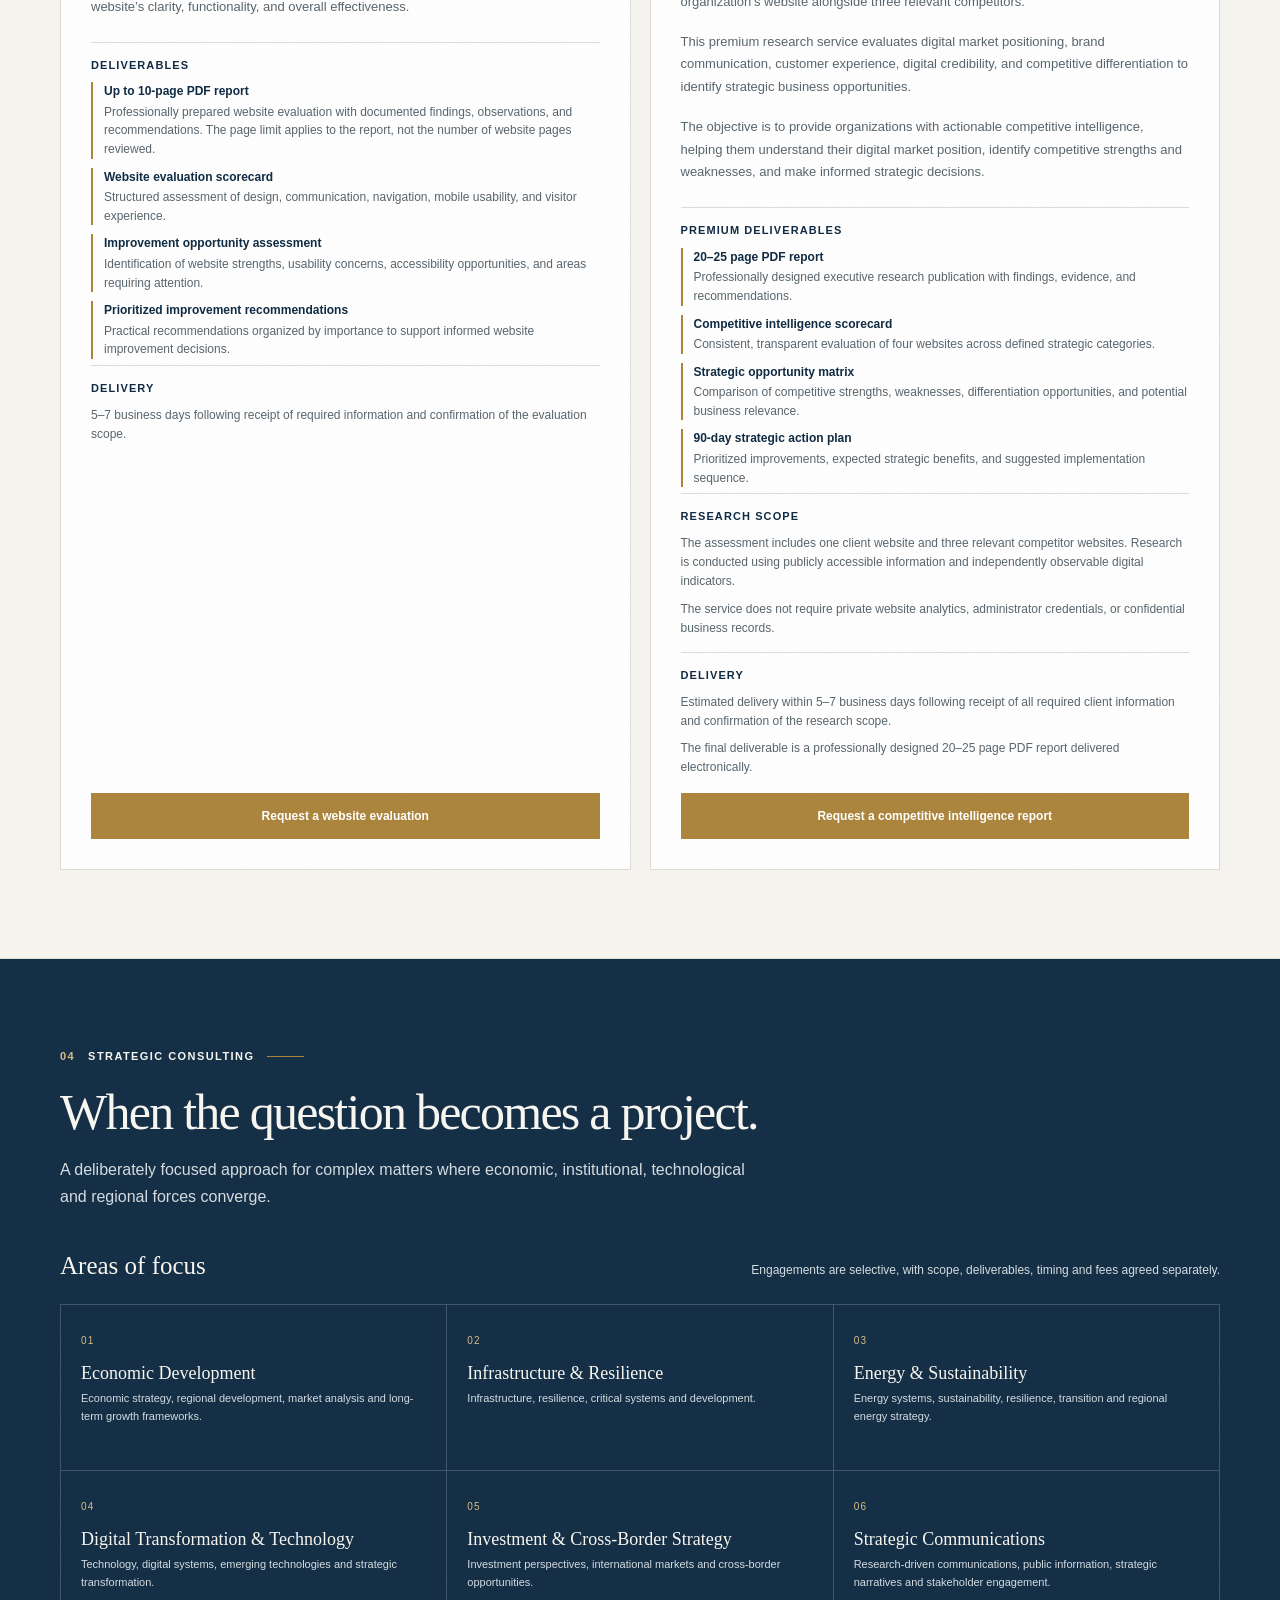
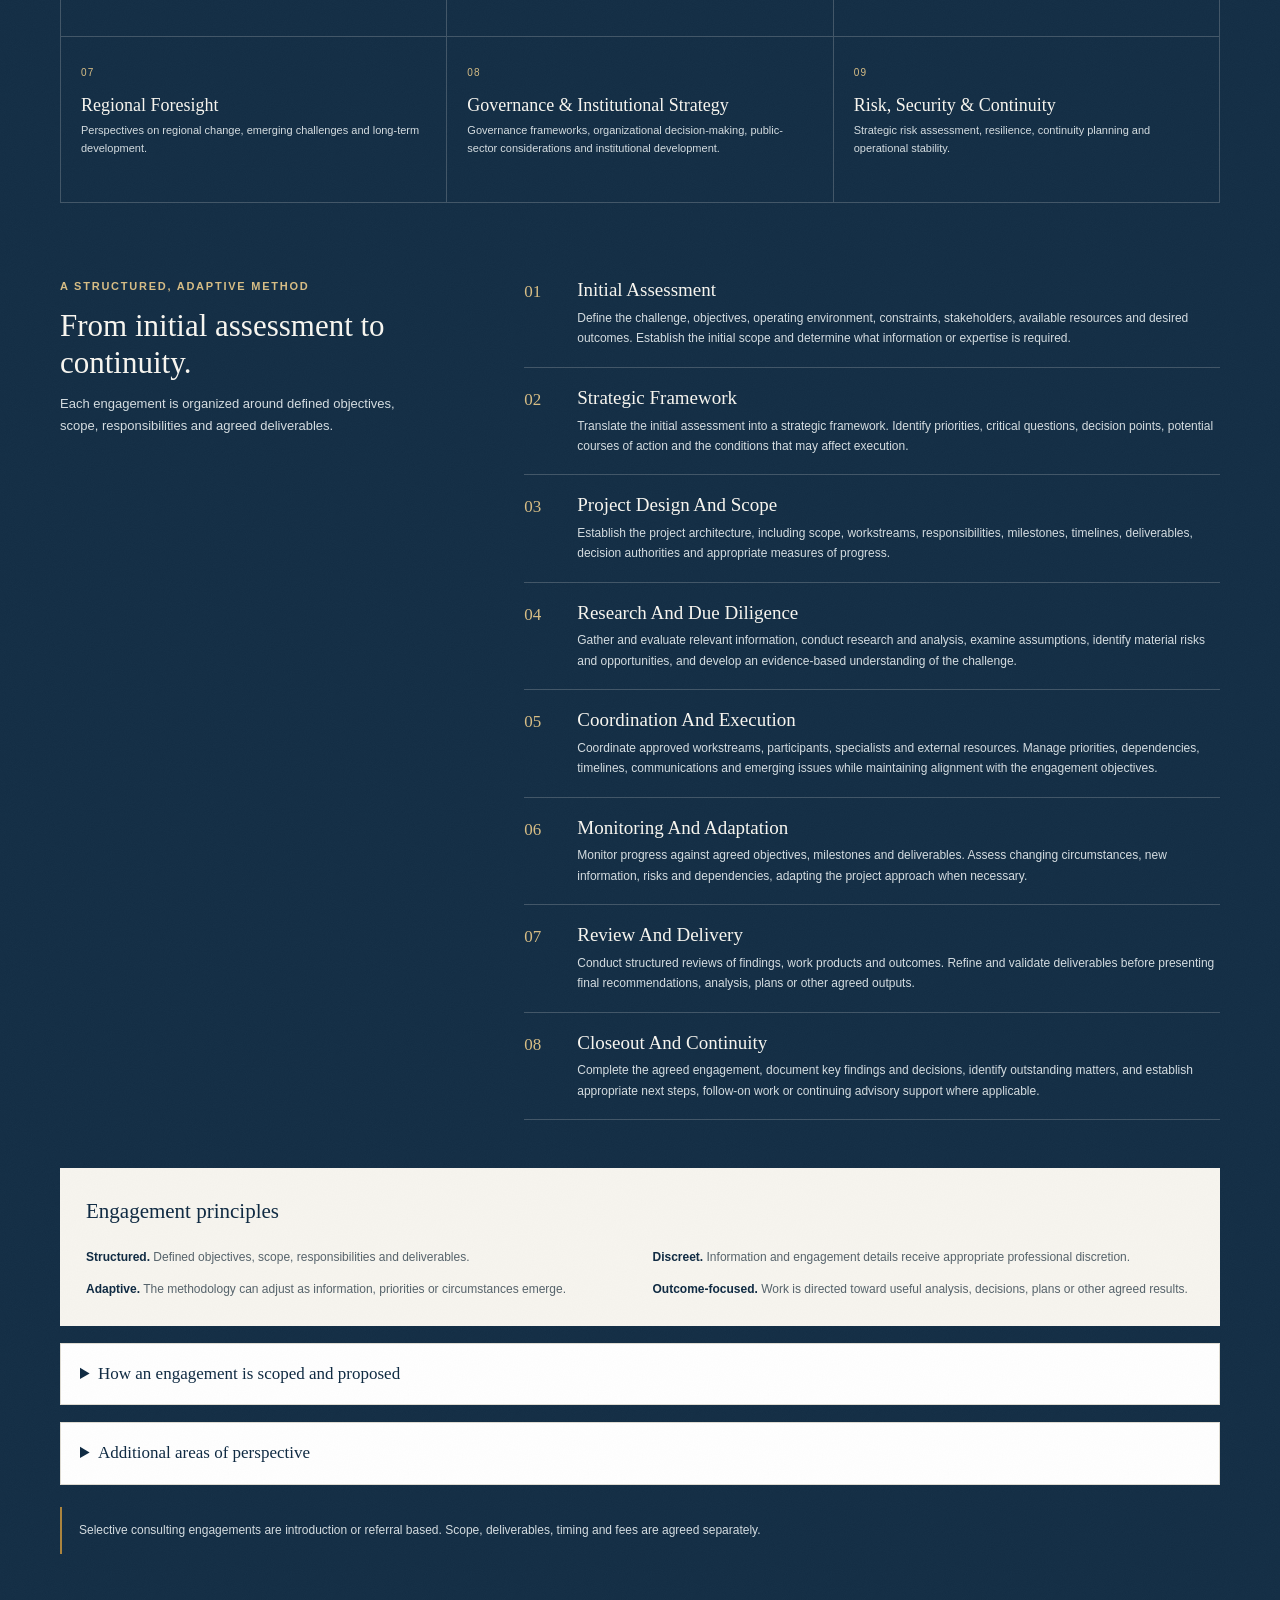
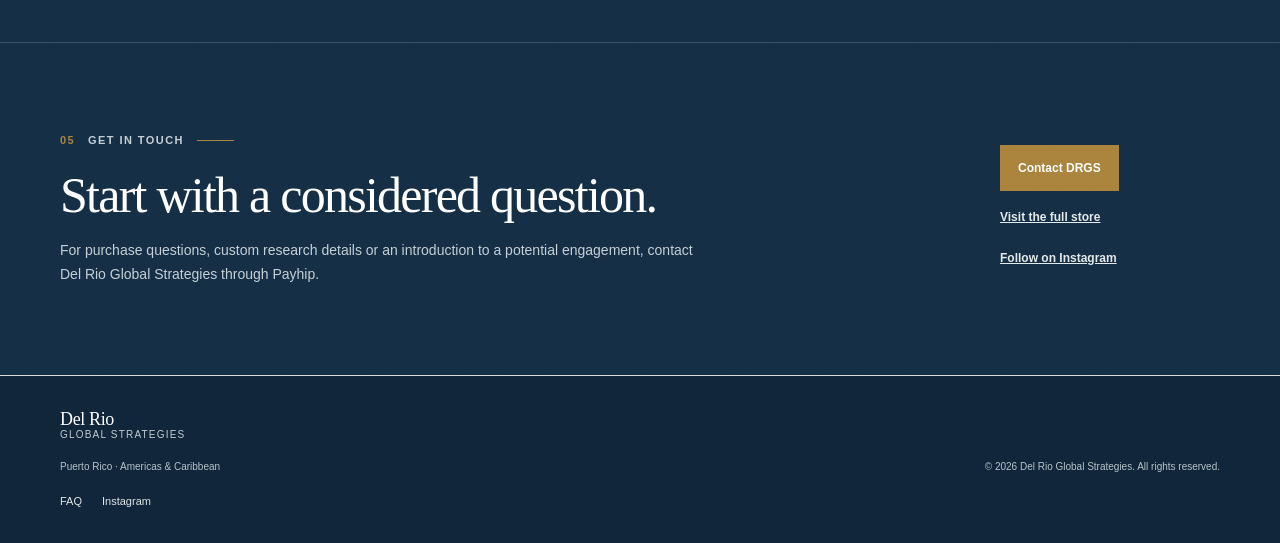
<file: services/index.html>
<!DOCTYPE html>
<html lang="en">
<head>
  <meta charset="UTF-8">
  <meta name="viewport" content="width=device-width, initial-scale=1">
  <meta name="theme-color" content="#102b43">
  <meta name="description" content="Explore Del Rio Global Strategies research, competitive intelligence, website evaluation, and strategic consulting services.">
  <link rel="canonical" href="https://delrioglobalstrategies.com/services/">
  <meta property="og:type" content="website">
  <meta property="og:title" content="Our Services | Del Rio Global Strategies">
  <meta property="og:description" content="Research, competitive intelligence, and strategic advisory for organizations navigating complex decisions.">
  <meta property="og:url" content="https://delrioglobalstrategies.com/services/">
  <meta property="og:site_name" content="Del Rio Global Strategies">
  <title>Our Services | Del Rio Global Strategies</title>
  <link rel="stylesheet" href="../styles.css?v=20261103-footer">
</head>
<body>
  <a class="skip-link" href="#main">Skip to content</a>

  <div class="utility-bar">Puerto Rico <span aria-hidden="true">·</span> Americas &amp; Caribbean</div>

  <header class="site-header">
    <div class="header-inner">
      <a class="brand" href="../#home" aria-label="Del Rio Global Strategies home">
        <img src="../images/DR.PNG" alt="DRGS monogram and globe logo" width="104" height="50">
        <span class="brand-name">Del Rio <span>Global Strategies</span></span>
      </a>

      <button class="menu-toggle" type="button" aria-controls="primary-navigation" aria-expanded="false">
        <span class="menu-toggle-label">Menu</span>
        <span class="menu-toggle-icon" aria-hidden="true"><span></span><span></span></span>
      </button>

      <nav class="primary-navigation" id="primary-navigation" aria-label="Main navigation">
        <a href="/services/">Our Services</a>
        <a href="/news/">News &amp; Insights</a>
        <a href="../#about">About</a>
        <a class="nav-contact" href="../#contact">Get in touch</a>
      </nav>
    </div>
  </header>

  <main id="main">
    <section class="hero services-hero" aria-labelledby="services-title">
      <div class="hero-inner">
        <div class="hero-copy">
          <p class="eyebrow hero-eyebrow">Independent research · Strategic perspective</p>
          <h1 id="services-title">Our Services</h1>
          <p class="hero-lede">Research, competitive intelligence, and strategic advisory for clearer decisions.</p>
          <p class="hero-description">Del Rio Global Strategies supports investors, entrepreneurs, businesses, corporations, and institutions with focused research and an interdisciplinary perspective on complex questions.</p>
          <div class="hero-actions">
            <a class="button button-outline-light" href="#briefs">Explore services</a>
            <a class="button button-outline-light" href="#services-contact">Discuss an engagement</a>
          </div>
        </div>

        <aside class="hero-panel" aria-label="Service approach">
          <p class="section-kicker">A considered point of view</p>
          <h2>Research with context. Strategy with purpose.</h2>
          <ul class="hero-offerings">
            <li>Custom research</li>
            <li>Competitive intelligence</li>
            <li>Strategic consulting</li>
          </ul>
        </aside>
      </div>
    </section>

    <section class="section briefs-section" id="briefs" aria-labelledby="briefs-title">
      <div class="section-inner">
        <header class="section-heading">
          <p class="section-number">01 <span>Custom research briefs</span></p>
          <h2 id="briefs-title">Your question. A considered answer.</h2>
          <p class="section-intro">Commission a focused, source-linked PDF prepared around your research question and agreed scope.</p>
        </header>

        <div class="brief-grid">
          <article class="brief-card brief-essential">
            <div class="brief-card-heading">
              <div><p class="section-kicker">A focused inquiry</p><h3>Essential Research Brief</h3></div>
              <p class="brief-price">$75 <span>USD</span></p>
            </div>
            <p class="brief-summary">A clear, concise response to one focused research question.</p>
            <ul class="brief-features">
              <li>One focused research question</li>
              <li>3–5 page PDF</li>
              <li>Executive summary, key findings and relevant public data</li>
              <li>Implications, source links, research date and limitations</li>
              <li>One round of minor revisions</li>
            </ul>
            <p class="delivery-note"><strong>Delivery:</strong> 3–5 business days after scope confirmation, payment and receipt of all required information.</p>
            <a class="button button-gold brief-order" href="https://payhip.com/b/uPwYZ" target="_blank" rel="noopener noreferrer">Order Essential Brief</a>
          </article>

          <article class="brief-card brief-expanded">
            <div class="brief-card-heading">
              <div><p class="section-kicker">A wider examination</p><h3>Expanded Research Brief</h3></div>
              <p class="brief-price">$150 <span>USD</span></p>
            </div>
            <p class="brief-summary">A deeper look at related questions within one agreed topic.</p>
            <ul class="brief-features">
              <li>Up to three related questions within one agreed topic</li>
              <li>6–10 page PDF</li>
              <li>Executive summary, detailed findings and relevant public data</li>
              <li>Useful comparison tables, implications, source links, research date and limitations</li>
              <li>One round of minor revisions</li>
            </ul>
            <p class="delivery-note"><strong>Delivery:</strong> 5–7 business days after scope confirmation, payment and receipt of all required information.</p>
            <a class="button button-gold brief-order" href="https://payhip.com/b/k3wly" target="_blank" rel="noopener noreferrer">Order Expanded Brief</a>
          </article>
        </div>

        <div class="brief-process">
          <h3>How it works</h3>
          <ol class="brief-steps">
            <li><span>01</span><p>Submit your research details at Payhip checkout.</p></li>
            <li><span>02</span><p>DRGS reviews your answers and confirms the scope by email.</p></li>
            <li><span>03</span><p>Your personalized PDF is delivered by email.</p></li>
          </ol>
        </div>

        <aside class="brief-boundaries">
          <h3>A note on timing and scope</h3>
          <p>Custom briefs are prepared after scope confirmation and are not instant downloads. Preferred deadlines are subject to confirmation. Interviews, original surveys, paid databases, financial forecasts and ongoing monitoring are outside these packages.</p>
        </aside>
      </div>
    </section>

    <section class="section competitor-section" id="competitor-research" aria-labelledby="competitor-title">
      <div class="section-inner">
        <header class="section-heading">
          <p class="section-number">02 <span>Competitor research</span></p>
          <h2 id="competitor-title">Know your competition. See your opportunities.</h2>
          <p class="section-intro">Understand your competitive landscape through research into public pricing, services, brand positioning, and market presence. Del Rio Global Strategies turns publicly available information into clear comparisons and practical insights, helping you assess differences, identify potential opportunities, and make informed business decisions.</p>
        </header>

        <div class="brief-grid">
          <article class="brief-card brief-essential">
            <div class="brief-card-heading">
              <div><p class="section-kicker">Package details</p></div>
              <p class="brief-price">$150 <span>USD</span></p>
            </div>
            <ul class="brief-features">
              <li>Up to 3 competitors</li>
              <li>One industry and geographic market</li>
              <li>6–10 page PDF</li>
              <li>Delivery within 5 business days after scope confirmation, payment, and receipt of required information</li>
              <li>One round of minor revisions within the agreed scope</li>
            </ul>
            <a class="competitor-link" href="https://payhip.com/b/kKWS9" target="_blank" rel="noopener noreferrer">View package</a>
          </article>
          <article class="brief-card brief-essential">
            <div class="brief-card-heading">
              <div><p class="section-kicker">Package details</p></div>
              <p class="brief-price">From $300 <span>USD</span></p>
            </div>
            <p class="brief-summary">A deeper comparison of up to five competitors’ public pricing, services, positioning, promotions, sales channels, and online presence. Includes analysis of your business’s positioning, competitive differences, and potential opportunities.</p>
            <ul class="brief-features">
              <li>Up to 5 competitors</li>
              <li>One industry and geographic market</li>
              <li>12–20 page branded PDF</li>
              <li>Excel comparison file with findings and source links</li>
              <li>Delivery within 7–10 business days after scope confirmation, payment, and receipt of required information</li>
              <li>One round of minor revisions within the agreed scope</li>
              <li>Final pricing depends on the agreed scope; additional charges require client approval</li>
            </ul>
            <a class="competitor-link" href="https://payhip.com/b/xVJtj" target="_blank" rel="noopener noreferrer">View package</a>
          </article>
        </div>
      </div>
    </section>

    <section class="section evaluation-section" id="website-evaluation" aria-labelledby="evaluation-title">
      <div class="section-inner">
        <header class="section-heading">
          <p class="section-number">03 <span>Website Evaluation</span></p>
          <h2 id="evaluation-title">A clearer view of your website experience.</h2>
        </header>

        <div class="evaluation-grid">
          <article class="brief-card brief-essential evaluation-card">
            <div class="brief-card-heading">
              <div>
                <p class="section-kicker">Independent website review</p>
                <h3>Website Evaluation</h3>
              </div>
              <p class="brief-price">$200 <span>USD</span></p>
            </div>
            <p class="brief-summary">One website · Up to 10-page PDF report</p>
            <p class="evaluation-description">An independent assessment of your website’s design, messaging, navigation, mobile usability, accessibility opportunities, and visitor experience.</p>
            <p class="evaluation-description">Identify strengths, usability barriers, and practical opportunities to improve your website’s clarity, functionality, and overall effectiveness.</p>

            <div class="evaluation-detail-group">
              <h4>Deliverables</h4>
              <ul class="evaluation-deliverables">
                <li><strong>Up to 10-page PDF report</strong><span>Professionally prepared website evaluation with documented findings, observations, and recommendations. The page limit applies to the report, not the number of website pages reviewed.</span></li>
                <li><strong>Website evaluation scorecard</strong><span>Structured assessment of design, communication, navigation, mobile usability, and visitor experience.</span></li>
                <li><strong>Improvement opportunity assessment</strong><span>Identification of website strengths, usability concerns, accessibility opportunities, and areas requiring attention.</span></li>
                <li><strong>Prioritized improvement recommendations</strong><span>Practical recommendations organized by importance to support informed website improvement decisions.</span></li>
              </ul>
            </div>

            <div class="evaluation-detail-group evaluation-delivery">
              <h4>Delivery</h4>
              <p>5–7 business days following receipt of required information and confirmation of the evaluation scope.</p>
            </div>
            <a class="button button-gold brief-order" href="https://payhip.com/b/CWGIq" target="_blank" rel="noopener noreferrer">Request a website evaluation</a>
          </article>
          <article class="brief-card brief-essential evaluation-card evaluation-premium">
            <div class="brief-card-heading">
              <div>
                <p class="section-kicker">Premium competitive intelligence</p>
                <h3>Website Competitive Intelligence &amp; Strategic Positioning Report</h3>
              </div>
              <p class="brief-price">$400 <span>USD</span></p>
            </div>
            <p class="brief-summary">Four websites · 20–25 page PDF report</p>
            <p class="evaluation-description">A comprehensive independent competitive intelligence assessment examining your organization’s website alongside three relevant competitors.</p>
            <p class="evaluation-description">This premium research service evaluates digital market positioning, brand communication, customer experience, digital credibility, and competitive differentiation to identify strategic business opportunities.</p>
            <p class="evaluation-description">The objective is to provide organizations with actionable competitive intelligence, helping them understand their digital market position, identify competitive strengths and weaknesses, and make informed strategic decisions.</p>

            <div class="evaluation-detail-group">
              <h4>Premium Deliverables</h4>
              <ul class="evaluation-deliverables">
                <li><strong>20–25 page PDF report</strong><span>Professionally designed executive research publication with findings, evidence, and recommendations.</span></li>
                <li><strong>Competitive intelligence scorecard</strong><span>Consistent, transparent evaluation of four websites across defined strategic categories.</span></li>
                <li><strong>Strategic opportunity matrix</strong><span>Comparison of competitive strengths, weaknesses, differentiation opportunities, and potential business relevance.</span></li>
                <li><strong>90-day strategic action plan</strong><span>Prioritized improvements, expected strategic benefits, and suggested implementation sequence.</span></li>
              </ul>
            </div>

            <div class="evaluation-detail-group">
              <h4>Research Scope</h4>
              <p>The assessment includes one client website and three relevant competitor websites. Research is conducted using publicly accessible information and independently observable digital indicators.</p>
              <p>The service does not require private website analytics, administrator credentials, or confidential business records.</p>
            </div>

            <div class="evaluation-detail-group evaluation-delivery">
              <h4>Delivery</h4>
              <p>Estimated delivery within 5–7 business days following receipt of all required client information and confirmation of the research scope.</p>
              <p>The final deliverable is a professionally designed 20–25 page PDF report delivered electronically.</p>
            </div>
            <a class="button button-gold brief-order" href="https://payhip.com/b/67AZQ" target="_blank" rel="noopener noreferrer">Request a competitive intelligence report</a>
          </article>
        </div>
      </div>
    </section>

    <section class="section consulting-section" id="consulting" aria-labelledby="consulting-title">
      <div class="section-inner">
        <header class="section-heading">
          <p class="section-number">04 <span>Strategic consulting</span></p>
          <h2 id="consulting-title">When the question becomes a project.</h2>
          <p class="section-intro">A deliberately focused approach for complex matters where economic, institutional, technological and regional forces converge.</p>
        </header>

        <div class="focus-area-heading">
          <h3>Areas of focus</h3>
          <p>Engagements are selective, with scope, deliverables, timing and fees agreed separately.</p>
        </div>
        <div class="focus-grid">
          <article class="focus-card"><span>01</span><h4>Economic Development</h4><p>Economic strategy, regional development, market analysis and long-term growth frameworks.</p></article>
          <article class="focus-card"><span>02</span><h4>Infrastructure &amp; Resilience</h4><p>Infrastructure, resilience, critical systems and development.</p></article>
          <article class="focus-card"><span>03</span><h4>Energy &amp; Sustainability</h4><p>Energy systems, sustainability, resilience, transition and regional energy strategy.</p></article>
          <article class="focus-card"><span>04</span><h4>Digital Transformation &amp; Technology</h4><p>Technology, digital systems, emerging technologies and strategic transformation.</p></article>
          <article class="focus-card"><span>05</span><h4>Investment &amp; Cross-Border Strategy</h4><p>Investment perspectives, international markets and cross-border opportunities.</p></article>
          <article class="focus-card"><span>06</span><h4>Strategic Communications</h4><p>Research-driven communications, public information, strategic narratives and stakeholder engagement.</p></article>
          <article class="focus-card"><span>07</span><h4>Regional Foresight</h4><p>Perspectives on regional change, emerging challenges and long-term development.</p></article>
          <article class="focus-card"><span>08</span><h4>Governance &amp; Institutional Strategy</h4><p>Governance frameworks, organizational decision-making, public-sector considerations and institutional development.</p></article>
          <article class="focus-card"><span>09</span><h4>Risk, Security &amp; Continuity</h4><p>Strategic risk assessment, resilience, continuity planning and operational stability.</p></article>
        </div>

        <div class="consulting-approach">
          <div class="approach-heading">
            <p class="section-kicker">A structured, adaptive method</p>
            <h3>From initial assessment to continuity.</h3>
            <p>Each engagement is organized around defined objectives, scope, responsibilities and agreed deliverables.</p>
          </div>
          <ol class="approach-list">
            <li><span>01</span><div><h4>Initial assessment</h4><p>Define the challenge, objectives, operating environment, constraints, stakeholders, available resources and desired outcomes. Establish the initial scope and determine what information or expertise is required.</p></div></li>
            <li><span>02</span><div><h4>Strategic framework</h4><p>Translate the initial assessment into a strategic framework. Identify priorities, critical questions, decision points, potential courses of action and the conditions that may affect execution.</p></div></li>
            <li><span>03</span><div><h4>Project design and scope</h4><p>Establish the project architecture, including scope, workstreams, responsibilities, milestones, timelines, deliverables, decision authorities and appropriate measures of progress.</p></div></li>
            <li><span>04</span><div><h4>Research and due diligence</h4><p>Gather and evaluate relevant information, conduct research and analysis, examine assumptions, identify material risks and opportunities, and develop an evidence-based understanding of the challenge.</p></div></li>
            <li><span>05</span><div><h4>Coordination and execution</h4><p>Coordinate approved workstreams, participants, specialists and external resources. Manage priorities, dependencies, timelines, communications and emerging issues while maintaining alignment with the engagement objectives.</p></div></li>
            <li><span>06</span><div><h4>Monitoring and adaptation</h4><p>Monitor progress against agreed objectives, milestones and deliverables. Assess changing circumstances, new information, risks and dependencies, adapting the project approach when necessary.</p></div></li>
            <li><span>07</span><div><h4>Review and delivery</h4><p>Conduct structured reviews of findings, work products and outcomes. Refine and validate deliverables before presenting final recommendations, analysis, plans or other agreed outputs.</p></div></li>
            <li><span>08</span><div><h4>Closeout and continuity</h4><p>Complete the agreed engagement, document key findings and decisions, identify outstanding matters, and establish appropriate next steps, follow-on work or continuing advisory support where applicable.</p></div></li>
          </ol>
        </div>

        <div class="engagement-principles">
          <h3>Engagement principles</h3>
          <div class="principles-grid">
            <p><strong>Structured.</strong> Defined objectives, scope, responsibilities and deliverables.</p>
            <p><strong>Discreet.</strong> Information and engagement details receive appropriate professional discretion.</p>
            <p><strong>Adaptive.</strong> The methodology can adjust as information, priorities or circumstances emerge.</p>
            <p><strong>Outcome-focused.</strong> Work is directed toward useful analysis, decisions, plans or other agreed results.</p>
          </div>
        </div>

        <details class="scope-details">
          <summary>How an engagement is scoped and proposed</summary>
          <p>Once a matter has been sufficiently understood, DRGS may develop a written proposal defining the appropriate scope, structure and expected outcomes.</p>
          <ol class="scope-stages">
            <li><span>01</span> Assessment — understand the matter</li>
            <li><span>02</span> Scope — define the work</li>
            <li><span>03</span> Proposal — establish the engagement</li>
            <li><span>04</span> Review — discuss scope and terms</li>
            <li><span>05</span> Agreement — confirm the engagement</li>
            <li><span>06</span> Onboarding — begin the work</li>
            <li><span>07</span> Execution — conduct the work</li>
            <li><span>08</span> Delivery and continuity — review and determine next steps</li>
          </ol>
        </details>

        <details class="scope-details additional-perspectives">
          <summary>Additional areas of perspective</summary>
          <ul>
            <li>Business strategy and enterprise development</li>
            <li>Federal proposals and public-private opportunities</li>
            <li>Cross-border strategy and international considerations</li>
            <li>Energy and critical systems</li>
            <li>Emerging technologies</li>
            <li>Health systems and economic development</li>
            <li>Legal, regulatory and policy considerations</li>
            <li>Government, institutional and public-sector strategy</li>
            <li>Trade, supply chains and market access</li>
            <li>Geopolitical and global market perspectives</li>
            <li>Complex strategic planning and foresight</li>
            <li>Research, intelligence and scenario analysis</li>
            <li>Strategic partnerships and alternative programming</li>
            <li>Interdisciplinary strategy across business, government, infrastructure, technology, economics, law, health, investment and international considerations</li>
          </ul>
        </details>

        <p class="selective-note">Selective consulting engagements are introduction or referral based. Scope, deliverables, timing and fees are agreed separately.</p>
      </div>
    </section>

    <section class="section contact-section" id="services-contact" aria-labelledby="contact-title">
      <div class="section-inner contact-layout">
        <div>
          <p class="section-number">05 <span>Get in touch</span></p>
          <h2 id="contact-title">Start with a considered question.</h2>
          <p>For purchase questions, custom research details or an introduction to a potential engagement, contact Del Rio Global Strategies through Payhip.</p>
        </div>
        <div class="contact-actions">
          <a class="button button-gold" href="https://payhip.com/DelRioGlobalStrategies/contact" target="_blank" rel="noopener noreferrer">Contact DRGS</a>
          <a class="contact-link" href="https://payhip.com/DelRioGlobalStrategies" target="_blank" rel="noopener noreferrer">Visit the full store</a>
          <a class="contact-link" href="https://www.instagram.com/delrioglobalstrategies/" target="_blank" rel="noopener noreferrer">Follow on Instagram</a>
        </div>
      </div>
    </section>
  </main>

  <footer class="site-footer">
    <div class="footer-inner">
      <a class="footer-brand" href="../#home">Del Rio <span>Global Strategies</span></a>
      <p class="footer-location">Puerto Rico · Americas &amp; Caribbean</p>
      <nav class="footer-navigation" aria-label="Footer navigation">
        <a href="../#faq">FAQ</a>
        <a href="https://www.instagram.com/delrioglobalstrategies/" target="_blank" rel="noopener noreferrer">Instagram</a>
      </nav>
      <p class="copyright">© 2026 Del Rio Global Strategies. All rights reserved.</p>
    </div>
  </footer>

  <script src="../navigation.js"></script>
</body>
</html>
</file>
<file: styles.css>
:root {
  color-scheme: light;
  --navy: #102b43;
  --navy-deep: #0c2236;
  --cream: #f7f5ef;
  --white: #ffffff;
  --gold: #ab843e;
  --gold-light: #d7bd85;
  --ink: #1d2b35;
  --muted: #647078;
  --rule: #dedbd2;
  --paper-texture: url("data:image/svg+xml,%3Csvg xmlns='http://www.w3.org/2000/svg' viewBox='0 0 180 180'%3E%3Cfilter id='n'%3E%3CfeTurbulence type='fractalNoise' baseFrequency='.8' numOctaves='2' stitchTiles='stitch'/%3E%3CfeColorMatrix type='saturate' values='0'/%3E%3CfeComponentTransfer%3E%3CfeFuncA type='table' tableValues='.018 .035'/%3E%3C/feComponentTransfer%3E%3C/filter%3E%3Crect width='100%25' height='100%25' filter='url(%23n)'/%3E%3C/svg%3E");
  --navy-texture: url("data:image/svg+xml,%3Csvg xmlns='http://www.w3.org/2000/svg' viewBox='0 0 180 180'%3E%3Cfilter id='n'%3E%3CfeTurbulence type='fractalNoise' baseFrequency='.95' numOctaves='2' stitchTiles='stitch'/%3E%3CfeColorMatrix type='saturate' values='0'/%3E%3CfeComponentTransfer%3E%3CfeFuncA type='table' tableValues='.018 .04'/%3E%3C/feComponentTransfer%3E%3C/filter%3E%3Crect width='100%25' height='100%25' filter='url(%23n)'/%3E%3C/svg%3E");
  --content-width: 1160px;
  --header-height: 82px;
}

* {
  box-sizing: border-box;
}

html {
  scroll-behavior: smooth;
  scroll-padding-top: calc(var(--header-height) + 18px);
}

body {
  min-width: 320px;
  margin: 0;
  background: var(--white);
  color: var(--ink);
  font-family: "Avenir Next", Avenir, "Segoe UI", sans-serif;
  font-size: 16px;
  line-height: 1.7;
  -webkit-font-smoothing: antialiased;
}

body,
button,
input {
  font-family: "Avenir Next", Avenir, "Segoe UI", sans-serif;
}

img {
  display: block;
  max-width: 100%;
}

a {
  color: inherit;
  text-decoration: none;
}

button,
input {
  font: inherit;
}

button,
a,
input,
summary {
  -webkit-tap-highlight-color: transparent;
}

a:focus-visible,
button:focus-visible,
input:focus-visible,
summary:focus-visible,
.scope-stages:focus-visible {
  outline: 3px solid var(--gold);
  outline-offset: 4px;
}

::selection {
  background: var(--gold-light);
  color: var(--navy-deep);
}

.skip-link {
  position: fixed;
  z-index: 20;
  top: 10px;
  left: 10px;
  padding: 10px 16px;
  transform: translateY(-160%);
  background: var(--white);
  color: var(--navy);
  font-size: 14px;
  font-weight: 600;
}

.skip-link:focus {
  transform: translateY(0);
}

.utility-bar {
  min-height: 32px;
  padding: 4px 24px;
  background: var(--navy);
  background-image: var(--navy-texture);
  background-size: 180px 180px;
  color: #e8e4da;
  font-size: 11px;
  font-weight: 500;
  letter-spacing: 0.14em;
  text-align: center;
  text-transform: uppercase;
}

.utility-bar span {
  padding: 0 5px;
  color: var(--gold-light);
}

.site-header {
  position: sticky;
  z-index: 10;
  top: 0;
  border-bottom: 1px solid rgba(16, 43, 67, 0.1);
  background: rgba(255, 255, 255, 0.97);
  backdrop-filter: blur(14px);
}

.header-inner {
  display: flex;
  width: min(var(--content-width), calc(100% - 64px));
  min-height: var(--header-height);
  margin: 0 auto;
  align-items: center;
  justify-content: space-between;
  gap: 30px;
}

.brand {
  display: inline-flex;
  min-width: 0;
  align-items: center;
  gap: 13px;
}

.brand img {
  width: 84px;
  height: 42px;
  object-fit: contain;
}

.brand-name,
.footer-brand {
  color: var(--navy);
  font-family: Georgia, "Times New Roman", serif;
  font-size: 19px;
  letter-spacing: -0.02em;
  line-height: 1.15;
}

.brand-name span,
.footer-brand span {
  display: block;
  font-size: 12px;
  letter-spacing: 0.12em;
  text-transform: uppercase;
}

.primary-navigation {
  display: flex;
  align-items: center;
  gap: clamp(16px, 2.3vw, 32px);
}

.primary-navigation a {
  color: #34444f;
  font-size: 13px;
  font-weight: 550;
  white-space: nowrap;
  transition: color 160ms ease;
}

.primary-navigation a:hover,
.footer-navigation a:hover {
  color: var(--gold);
}

.primary-navigation .nav-contact {
  padding: 9px 15px;
  border: 1px solid var(--navy);
  color: var(--navy);
}

.primary-navigation .nav-contact:hover {
  background: var(--navy);
  color: var(--white);
}

.menu-toggle {
  display: none;
}

.hero {
  position: relative;
  overflow: hidden;
  background: var(--navy);
  background-image: var(--navy-texture);
  background-size: 180px 180px;
  color: var(--white);
}

.hero::before {
  position: absolute;
  top: -225px;
  right: -225px;
  width: 650px;
  height: 650px;
  border: 1px solid rgba(215, 189, 133, 0.18);
  border-radius: 50%;
  content: "";
  pointer-events: none;
}

.hero::after {
  position: absolute;
  top: -165px;
  right: -165px;
  width: 530px;
  height: 530px;
  border: 1px solid rgba(215, 189, 133, 0.1);
  border-radius: 50%;
  content: "";
  pointer-events: none;
}

.hero-inner {
  position: relative;
  z-index: 1;
  display: grid;
  width: min(var(--content-width), calc(100% - 64px));
  min-height: 488px;
  margin: 0 auto;
  padding: 82px 0 70px;
  align-items: center;
  grid-template-columns: minmax(0, 1.28fr) minmax(310px, 0.72fr);
  gap: clamp(45px, 9vw, 112px);
}

.hero-copy {
  max-width: 680px;
}

.eyebrow,
.section-kicker {
  margin: 0;
  color: var(--gold);
  font-size: 11px;
  font-weight: 650;
  letter-spacing: 0.16em;
  line-height: 1.5;
  text-transform: uppercase;
}

.hero-eyebrow {
  color: var(--gold-light);
}

h1,
h2,
h3,
h4,
p {
  margin-top: 0;
}

h1,
h2,
.hero-panel h2 {
  font-family: Georgia, "Times New Roman", serif;
  font-weight: 400;
}

.hero h1 {
  max-width: 660px;
  margin: 20px 0 18px;
  color: var(--white);
  font-size: clamp(48px, 6.4vw, 78px);
  letter-spacing: -0.045em;
  line-height: 1.05;
}

.hero-lede {
  max-width: 620px;
  margin-bottom: 13px;
  color: #f3f0e9;
  font-size: clamp(19px, 2vw, 23px);
  line-height: 1.52;
}

.hero-description {
  max-width: 570px;
  margin-bottom: 28px;
  color: #c6d0d5;
  font-size: 15px;
}

.hero-actions,
.contact-actions {
  display: flex;
  flex-wrap: wrap;
  align-items: center;
  gap: 12px;
}

.button {
  display: inline-flex;
  min-height: 46px;
  padding: 10px 17px;
  border: 1px solid transparent;
  align-items: center;
  justify-content: center;
  font-size: 12px;
  font-weight: 650;
  line-height: 1.35;
  text-align: center;
  transition: background-color 160ms ease, color 160ms ease, border-color 160ms ease;
}

.button-gold {
  border-color: var(--gold);
  background: var(--gold);
  color: var(--white);
}

.button-gold:hover {
  border-color: #927035;
  background: #927035;
}

.button-outline-light {
  border-color: rgba(255, 255, 255, 0.45);
  color: var(--white);
}

.button-outline-light:hover {
  border-color: var(--white);
  background: rgba(255, 255, 255, 0.08);
}

.button-navy {
  border-color: var(--navy);
  background: var(--navy);
  color: var(--white);
}

.button-navy:hover {
  border-color: var(--navy-deep);
  background: var(--navy-deep);
}

.button-quiet {
  border-color: var(--rule);
  background: var(--white);
  color: var(--navy);
  cursor: pointer;
}

.button-quiet:hover {
  border-color: var(--navy);
}

.hero-panel {
  position: relative;
  overflow: hidden;
  min-height: 272px;
  padding: 38px 34px;
  background: var(--cream);
  background-image: var(--paper-texture);
  background-size: 180px 180px;
  color: var(--navy);
}

.hero-panel::before,
.hero-panel::after {
  position: absolute;
  right: -122px;
  bottom: -192px;
  width: 365px;
  height: 290px;
  border: 1px solid rgba(171, 132, 62, 0.45);
  border-radius: 50%;
  content: "";
  pointer-events: none;
  transform: rotate(-24deg);
}

.hero-panel::after {
  right: -82px;
  bottom: -167px;
  border-color: rgba(171, 132, 62, 0.26);
}

.hero-panel .section-kicker {
  color: var(--gold);
}

.hero-panel h2 {
  position: relative;
  z-index: 1;
  max-width: 330px;
  margin: 14px 0 22px;
  font-size: clamp(26px, 2.6vw, 34px);
  letter-spacing: -0.03em;
  line-height: 1.18;
}

.hero-offerings {
  position: relative;
  z-index: 1;
  display: grid;
  margin: 0;
  padding: 0;
  gap: 9px;
  list-style: none;
}

.hero-offerings li {
  padding-top: 8px;
  border-top: 1px solid rgba(16, 43, 67, 0.16);
  font-size: 13px;
}

.section {
  border-bottom: 1px solid var(--rule);
}

.section-inner {
  width: min(var(--content-width), calc(100% - 64px));
  margin: 0 auto;
  padding: 88px 0;
}

.about-section,
.clocks-section {
  background: var(--white);
}

.briefs-section,
.competitor-section,
.evaluation-section,
.faq-section {
  background: var(--cream);
  background-image: var(--paper-texture);
  background-size: 180px 180px;
}

.about-section,
.clocks-section {
  background-image: var(--paper-texture);
  background-size: 180px 180px;
}

.section-heading {
  max-width: 750px;
  margin-bottom: 35px;
}

.section-number {
  display: flex;
  margin-bottom: 18px;
  align-items: center;
  gap: 13px;
  color: var(--gold);
  font-size: 11px;
  font-weight: 650;
  letter-spacing: 0.13em;
  text-transform: uppercase;
}

.section-number::after {
  width: 37px;
  height: 1px;
  background: var(--gold);
  content: "";
}

.section-number span {
  color: #69747a;
}

.section-heading h2,
.about-layout h2,
.contact-layout h2,
.clocks-heading h2 {
  margin-bottom: 15px;
  color: var(--navy);
  font-size: clamp(35px, 4.2vw, 50px);
  letter-spacing: -0.035em;
  line-height: 1.13;
}

.section-intro {
  max-width: 700px;
  margin-bottom: 0;
  color: var(--muted);
  font-size: 16px;
}

.brief-card-heading {
  display: flex;
  align-items: flex-start;
  justify-content: space-between;
  gap: 14px;
}

.brief-price {
  color: var(--navy);
  font-family: Georgia, "Times New Roman", serif;
  font-size: 25px;
  line-height: 1;
  white-space: nowrap;
}

.brief-price span {
  color: #647078;
  font-family: "Avenir Next", Avenir, "Segoe UI", sans-serif;
  font-size: 10px;
  letter-spacing: 0.08em;
}

.brief-card h3,
.focus-card h4,
.approach-list h4 {
  font-family: Georgia, "Times New Roman", serif;
  font-weight: 400;
}

.brief-features {
  display: grid;
  margin: 0 0 22px;
  padding-left: 17px;
  gap: 5px;
  color: #4e5b63;
  font-size: 12px;
  line-height: 1.55;
}

.brief-features li::marker {
  color: var(--gold);
}

[hidden] {
  display: none !important;
}

.brief-grid {
  display: grid;
  align-items: stretch;
  gap: 19px;
  grid-template-columns: repeat(2, minmax(0, 1fr));
}

.evaluation-grid {
  display: grid;
  align-items: stretch;
  gap: 19px;
  grid-template-columns: repeat(2, minmax(0, 1fr));
}

.brief-card {
  display: flex;
  min-width: 0;
  padding: 30px;
  border: 1px solid var(--rule);
  border-top: 2px solid var(--navy);
  flex-direction: column;
}

.brief-essential {
  background: var(--white);
  background-image: var(--paper-texture);
  background-size: 180px 180px;
  color: var(--ink);
}

.evaluation-premium {
  border-top-color: var(--gold);
}

.evaluation-premium .brief-card-heading {
  align-items: flex-start;
}

.evaluation-premium .brief-card h3 {
  max-width: 290px;
  font-size: 23px;
}

.evaluation-premium .section-kicker {
  margin-bottom: 8px;
}

.brief-expanded {
  border-color: var(--navy);
  background: var(--navy);
  background-image: var(--navy-texture);
  background-size: 180px 180px;
  color: var(--white);
}

.brief-card .section-kicker {
  margin-bottom: 8px;
}

.brief-card h3 {
  max-width: 285px;
  margin: 0;
  font-size: 25px;
  line-height: 1.15;
}

.brief-expanded h3,
.brief-expanded .brief-price {
  color: var(--white);
}

.brief-expanded .section-kicker,
.brief-expanded .brief-price span {
  color: var(--gold-light);
}

.brief-summary {
  margin: 21px 0 15px;
  color: #59656d;
  font-size: 13px;
}

.evaluation-description {
  margin: 0 0 17px;
  color: #59656d;
  font-size: 13px;
  line-height: 1.75;
}

.evaluation-detail-group {
  margin-top: 6px;
  padding-top: 13px;
  border-top: 1px solid var(--rule);
}

.evaluation-detail-group h4 {
  margin: 0 0 8px;
  color: var(--navy);
  font-size: 11px;
  font-weight: 700;
  letter-spacing: 0.1em;
  text-transform: uppercase;
}

.evaluation-detail-group p {
  margin: 0 0 8px;
  color: #59656d;
  font-size: 12px;
  line-height: 1.6;
}

.evaluation-deliverables {
  display: grid;
  margin: 0;
  padding: 0;
  gap: 9px;
  list-style: none;
}

.evaluation-deliverables li {
  display: grid;
  padding-left: 11px;
  border-left: 2px solid var(--gold);
  gap: 2px;
  color: #59656d;
  font-size: 12px;
  line-height: 1.55;
}

.evaluation-deliverables strong {
  color: var(--navy);
  font-weight: 650;
}

.evaluation-delivery {
  margin-bottom: 8px;
}

.evaluation-card .brief-order {
  margin-top: auto;
}

.evaluation-report-note {
  margin: auto 0 7px;
  padding: 12px 14px;
  border-left: 2px solid var(--gold);
  background: rgba(16, 43, 67, 0.04);
  color: #535f67;
  font-size: 12px;
  line-height: 1.6;
}

.brief-expanded .brief-summary,
.brief-expanded .brief-features,
.brief-expanded .delivery-note {
  color: #d4dce0;
}

.brief-features {
  margin-bottom: 18px;
  font-size: 12px;
}

.brief-features li {
  padding-left: 2px;
}

.competitor-link {
  color: var(--navy);
  font-size: 13px;
  font-weight: 700;
  text-decoration: underline;
  text-decoration-color: var(--gold);
  text-underline-offset: 3px;
}

.delivery-note {
  margin-top: auto;
  padding-top: 14px;
  border-top: 1px solid rgba(16, 43, 67, 0.15);
  color: #535f67;
  font-size: 11px;
}

.brief-expanded .delivery-note {
  border-color: rgba(255, 255, 255, 0.2);
}

.brief-order {
  width: 100%;
  margin-top: 13px;
}

.brief-process {
  margin-top: 50px;
}

.brief-process h3,
.focus-area-heading h3,
.approach-heading h3,
.engagement-principles h3,
.brief-boundaries h3 {
  margin: 0;
  color: var(--navy);
  font-family: Georgia, "Times New Roman", serif;
  font-size: 25px;
  font-weight: 400;
}

.brief-steps {
  display: grid;
  margin: 20px 0 0;
  padding: 0;
  gap: 15px;
  grid-template-columns: repeat(3, minmax(0, 1fr));
  list-style: none;
}

.brief-steps li {
  display: flex;
  min-height: 92px;
  padding: 16px;
  border-top: 1px solid var(--gold);
  background: rgba(255, 255, 255, 0.54);
  background-image: var(--paper-texture);
  background-size: 180px 180px;
  align-items: flex-start;
  gap: 13px;
}

.brief-steps li span {
  color: var(--gold);
  font-family: Georgia, "Times New Roman", serif;
  font-size: 18px;
}

.brief-steps li p {
  margin: 2px 0 0;
  color: #4c5961;
  font-size: 12px;
  line-height: 1.6;
}

.brief-boundaries {
  margin-top: 25px;
  padding: 22px 25px;
  border-left: 2px solid var(--gold);
  background: rgba(255, 255, 255, 0.6);
  background-image: var(--paper-texture);
  background-size: 180px 180px;
}

.brief-boundaries h3 {
  font-size: 19px;
}

.brief-boundaries p {
  margin: 8px 0 0;
  color: #5b676e;
  font-size: 12px;
}

.consulting-section {
  border-bottom-color: rgba(247, 245, 239, 0.18);
  background: var(--navy);
  background-image: var(--navy-texture);
  background-size: 180px 180px;
  color: var(--white);
}

.focus-area-heading {
  display: flex;
  margin: 35px 0 17px;
  align-items: baseline;
  justify-content: space-between;
  gap: 20px;
}

.focus-area-heading p {
  max-width: 480px;
  margin: 0;
  color: var(--muted);
  font-size: 12px;
}

.focus-grid {
  display: grid;
  border-top: 1px solid var(--rule);
  border-left: 1px solid var(--rule);
  grid-template-columns: repeat(3, minmax(0, 1fr));
}

.perspective-grid {
  grid-template-columns: repeat(2, minmax(0, 1fr));
}

.focus-card {
  min-width: 0;
  min-height: 166px;
  padding: 20px;
  border-right: 1px solid var(--rule);
  border-bottom: 1px solid var(--rule);
}

.focus-card > span {
  color: var(--gold);
  font-size: 10px;
  letter-spacing: 0.12em;
}

.focus-card h4 {
  margin: 9px 0 6px;
  color: var(--navy);
  font-size: 18px;
  line-height: 1.25;
}

.focus-card p {
  margin-bottom: 0;
  color: #647078;
  font-size: 11px;
  line-height: 1.6;
}

.consulting-approach {
  display: grid;
  margin-top: 75px;
  gap: clamp(36px, 7vw, 90px);
  grid-template-columns: minmax(210px, 0.7fr) minmax(0, 1.3fr);
}

.approach-heading {
  align-self: start;
  position: sticky;
  top: calc(var(--header-height) + 26px);
}

.approach-heading .section-kicker {
  margin-bottom: 12px;
}

.approach-heading h3 {
  font-size: 31px;
  line-height: 1.2;
}

.approach-heading > p:last-child {
  margin-top: 12px;
  color: var(--muted);
  font-size: 13px;
}

.approach-list {
  display: grid;
  margin: 0;
  padding: 0;
  list-style: none;
}

.approach-list li {
  display: grid;
  padding: 18px 0;
  border-bottom: 1px solid var(--rule);
  gap: 18px;
  grid-template-columns: 35px minmax(0, 1fr);
}

.approach-list li:first-child {
  padding-top: 0;
}

.approach-list li > span {
  color: var(--gold);
  font-family: Georgia, "Times New Roman", serif;
  font-size: 17px;
}

.approach-list h4 {
  margin: 0 0 5px;
  color: var(--navy);
  font-size: 19px;
  line-height: 1.3;
  text-transform: capitalize;
}

.approach-list p {
  margin: 0;
  color: #5e6a71;
  font-size: 12px;
  line-height: 1.7;
}

.engagement-principles {
  margin-top: 48px;
  padding: 26px;
  background: var(--cream);
  background-image: var(--paper-texture);
  background-size: 180px 180px;
}

.engagement-principles h3 {
  font-size: 21px;
}

.principles-grid {
  display: grid;
  margin-top: 17px;
  gap: 12px 25px;
  grid-template-columns: repeat(2, minmax(0, 1fr));
}

.principles-grid p {
  margin: 0;
  color: #56636b;
  font-size: 12px;
}

.principles-grid strong {
  color: var(--navy);
}

.scope-details {
  margin-top: 17px;
  padding: 16px 19px;
  border: 1px solid var(--rule);
  background: #fff;
  background-image: var(--paper-texture);
  background-size: 180px 180px;
}

.scope-details summary {
  color: var(--navy);
  cursor: pointer;
  font-family: Georgia, "Times New Roman", serif;
  font-size: 17px;
}

.scope-details > p {
  max-width: 750px;
  margin: 12px 0;
  color: #59666e;
  font-size: 12px;
}

.scope-stages {
  display: grid;
  margin: 14px 0 0;
  padding: 0;
  gap: 9px 20px;
  grid-template-columns: repeat(2, minmax(0, 1fr));
  list-style: none;
}

.scope-stages li,
.additional-perspectives li {
  color: #56636b;
  font-size: 11px;
}

.scope-stages span {
  margin-right: 6px;
  color: var(--gold);
}

.additional-perspectives > ul {
  display: grid;
  margin: 13px 0 0;
  padding-left: 18px;
  gap: 6px 26px;
  grid-template-columns: repeat(2, minmax(0, 1fr));
}

.selective-note {
  margin: 22px 0 0;
  padding: 13px 17px;
  border-left: 2px solid var(--gold);
  color: #59666e;
  font-size: 12px;
}

.consulting-section .section-number span,
.consulting-section .section-heading h2,
.consulting-section .focus-area-heading h3,
.consulting-section .focus-card h4,
.consulting-section .approach-heading h3,
.consulting-section .approach-list h4 {
  color: var(--cream);
}

.consulting-section .section-number,
.consulting-section .section-kicker,
.consulting-section .focus-card > span,
.consulting-section .approach-list li > span {
  color: var(--gold-light);
}

.consulting-section .section-intro,
.consulting-section .focus-area-heading p,
.consulting-section .focus-card p,
.consulting-section .approach-heading > p:last-child,
.consulting-section .approach-list p,
.consulting-section .selective-note {
  color: #d4dce0;
}

.consulting-section .focus-grid {
  border-color: rgba(247, 245, 239, 0.2);
}

.consulting-section .focus-card {
  border-color: rgba(247, 245, 239, 0.2);
}

.consulting-section .approach-list li {
  border-bottom-color: rgba(247, 245, 239, 0.2);
}

.about-layout {
  display: grid;
  gap: clamp(38px, 8vw, 110px);
  grid-template-columns: minmax(0, 0.8fr) minmax(0, 1.2fr);
}

.about-layout h2 {
  max-width: 460px;
}

.about-copy {
  padding-top: 7px;
}

.about-copy > p {
  margin-bottom: 16px;
  color: #536169;
  font-size: 14px;
  line-height: 1.85;
}

.about-principle {
  margin-top: 25px;
  padding: 21px 24px;
  border-left: 2px solid var(--gold);
  background: var(--cream);
  background-image: var(--paper-texture);
  background-size: 180px 180px;
}

.about-principle h3 {
  margin-bottom: 8px;
  color: var(--navy);
  font-family: Georgia, "Times New Roman", serif;
  font-size: 19px;
  font-weight: 400;
}

.about-principle p {
  margin-bottom: 0;
  color: #5b676e;
  font-size: 12px;
}

.faq-layout {
  display: grid;
  gap: clamp(35px, 8vw, 105px);
  grid-template-columns: minmax(250px, 0.75fr) minmax(0, 1.25fr);
}

.faq-layout .section-heading {
  margin: 0;
}

.faq-list {
  border-top: 1px solid #d6d2c8;
}

.faq-item {
  padding: 17px 0;
  border-bottom: 1px solid #d6d2c8;
}

.faq-item summary {
  display: flex;
  align-items: center;
  justify-content: space-between;
  gap: 14px;
  color: var(--navy);
  cursor: pointer;
  font-family: Georgia, "Times New Roman", serif;
  font-size: 17px;
  line-height: 1.4;
  list-style: none;
}

.faq-item summary::-webkit-details-marker {
  display: none;
}

.faq-item summary::after {
  color: var(--gold);
  content: "+";
  font-family: "Avenir Next", Avenir, sans-serif;
  font-size: 22px;
  line-height: 1;
}

.faq-item[open] summary::after {
  content: "−";
}

.faq-item p {
  margin: 11px 30px 0 0;
  color: #58656d;
  font-size: 12px;
}

.faq-item p a {
  color: var(--navy);
  text-decoration: underline;
  text-decoration-color: var(--gold);
  text-underline-offset: 3px;
}

.contact-section {
  overflow: hidden;
  background: var(--navy);
  background-image: var(--navy-texture);
  background-size: 180px 180px;
  color: var(--white);
}

.contact-layout {
  display: grid;
  align-items: center;
  gap: 55px;
  grid-template-columns: minmax(0, 1fr) auto;
}

.contact-layout .section-number span {
  color: #c5d0d5;
}

.contact-layout h2 {
  max-width: 650px;
  color: var(--white);
}

.contact-layout > div:first-child > p:last-child {
  max-width: 640px;
  margin-bottom: 0;
  color: #c6d0d5;
  font-size: 14px;
}

.contact-actions {
  min-width: 220px;
  align-items: flex-start;
  flex-direction: column;
}

.contact-link {
  padding: 4px 0;
  color: #e4e9e9;
  font-size: 12px;
  font-weight: 700;
  text-decoration: underline;
}

.contact-link:hover {
  color: var(--gold-light);
}

.clocks-section .section-inner {
  padding-top: 57px;
  padding-bottom: 60px;
}

.clocks-heading {
  display: flex;
  align-items: end;
  justify-content: space-between;
  gap: 20px;
}

.clocks-heading h2 {
  margin: 0;
  font-size: clamp(27px, 3vw, 34px);
}

.clocks-heading .section-number {
  margin-bottom: 10px;
}

.global-times-grid {
  display: grid;
  margin-top: 25px;
  border-top: 1px solid var(--rule);
  border-left: 1px solid var(--rule);
  grid-template-columns: repeat(4, minmax(0, 1fr));
}

.global-clock {
  min-width: 0;
  padding: 17px 19px;
  border-right: 1px solid var(--rule);
  border-bottom: 1px solid var(--rule);
}

.global-clock h3 {
  margin: 0 0 3px;
  color: #5b6870;
  font-size: 10px;
  font-weight: 650;
  letter-spacing: 0.12em;
  text-transform: uppercase;
}

.global-clock time {
  display: block;
}

.global-clock-time {
  color: var(--navy);
  font-family: Georgia, "Times New Roman", serif;
  font-size: 23px;
}

.global-clock-date {
  color: #788187;
  font-size: 10px;
}

.news-section {
  background: var(--cream);
  background-image: var(--paper-texture);
  background-size: 180px 180px;
}

.news-page-navigation {
  display: flex;
  align-items: center;
  gap: clamp(16px, 2.3vw, 32px);
}

.news-page-navigation a {
  color: #34444f;
  font-size: 13px;
  font-weight: 550;
  white-space: nowrap;
}

.news-page-navigation a:hover {
  color: var(--gold);
}

.news-page-navigation a[aria-current="page"] {
  color: var(--navy);
  text-decoration: underline;
  text-decoration-color: var(--gold);
  text-underline-offset: 5px;
}

.news-section .section-inner {
  padding-top: 68px;
  padding-bottom: 72px;
}

.news-section .section-heading h1 {
  margin-bottom: 15px;
  color: var(--navy);
  font-size: clamp(35px, 4.2vw, 50px);
  letter-spacing: -0.035em;
  line-height: 1.13;
}

.news-heading {
  align-items: end;
}

.news-heading h2 {
  max-width: 720px;
  margin: 0;
  color: var(--navy);
  font-size: clamp(29px, 3.2vw, 38px);
  letter-spacing: -0.035em;
  line-height: 1.15;
}

.news-heading .section-number {
  margin-bottom: 10px;
}

.news-view-all {
  padding: 8px 0;
  color: var(--navy);
  font-size: 12px;
  font-weight: 700;
  white-space: nowrap;
}

.news-view-all span {
  margin-left: 5px;
  color: var(--gold);
}

.news-view-all:hover,
.news-read-link:hover {
  color: var(--gold);
}

.news-attribution {
  margin: 17px 0 22px;
  color: #657078;
  font-size: 11px;
}

.news-cards {
  display: grid;
  align-items: stretch;
  gap: 16px;
  grid-template-columns: repeat(3, minmax(0, 1fr));
}

.news-card {
  display: flex;
  min-width: 0;
  padding: 23px 22px;
  border: 1px solid var(--rule);
  border-top: 2px solid var(--gold);
  background: var(--white);
  flex-direction: column;
}

.news-meta {
  display: flex;
  margin: 0 0 12px;
  align-items: baseline;
  justify-content: space-between;
  gap: 8px;
  color: #66737a;
  font-size: 10px;
}

.news-category {
  color: var(--gold);
  font-weight: 700;
  letter-spacing: 0.08em;
  text-transform: uppercase;
}

.news-card h3 {
  margin: 0 0 10px;
  color: var(--navy);
  font-family: Georgia, "Times New Roman", serif;
  font-size: 20px;
  font-weight: 400;
  line-height: 1.3;
}

.news-source {
  margin: 0 0 10px;
  color: #58656d;
  font-size: 11px;
  font-weight: 650;
}

.news-description {
  margin: 0 0 19px;
  color: #59666e;
  font-size: 12px;
  line-height: 1.7;
}

.news-read-link {
  margin-top: auto;
  color: var(--navy);
  font-size: 11px;
  font-weight: 700;
  text-decoration: underline;
  text-decoration-color: var(--gold);
  text-underline-offset: 3px;
}

.news-empty {
  margin: 0;
  color: #657078;
  font-size: 13px;
  grid-column: 1 / -1;
}

.news-archive-intro {
  max-width: 790px;
  margin: -14px 0 30px;
  color: #59666e;
  font-size: 13px;
}

.news-filters {
  display: grid;
  margin-bottom: 23px;
  gap: 12px;
  grid-template-columns: minmax(0, 1fr) minmax(180px, 240px);
}

.news-filters label {
  display: grid;
  gap: 5px;
  color: var(--navy);
  font-size: 11px;
  font-weight: 650;
}

.news-filters input,
.news-filters select {
  width: 100%;
  min-height: 44px;
  padding: 9px 12px;
  border: 1px solid #c9c7bf;
  border-radius: 0;
  background: var(--white);
  color: var(--ink);
}

.news-results {
  margin: 0 0 12px;
  color: #66737a;
  font-size: 11px;
}

.news-archive-list {
  display: grid;
  gap: 12px;
}

.news-archive-list .news-card {
  padding: 22px 24px;
}

.news-archive-list .news-meta {
  justify-content: flex-start;
  gap: 15px;
}

.site-footer {
  background: var(--navy-deep);
  background-image: var(--navy-texture);
  background-size: 180px 180px;
  color: #e5e9e9;
}

.footer-inner {
  display: grid;
  width: min(var(--content-width), calc(100% - 64px));
  margin: 0 auto;
  padding: 33px 0;
  align-items: center;
  gap: 17px 28px;
  grid-template-columns: minmax(0, 1fr) auto;
}

.footer-brand {
  color: var(--white);
  font-size: 18px;
}

.footer-brand span {
  color: #c1ccd1;
  font-family: "Avenir Next", Avenir, "Segoe UI", sans-serif;
  font-size: 10px;
}

.footer-location,
.copyright {
  margin: 0;
  color: #b7c3c9;
  font-size: 10px;
}

.footer-location {
  grid-column: 1;
  grid-row: 2;
}

.copyright {
  grid-column: 2;
  grid-row: 2;
  text-align: right;
}

.footer-navigation {
  display: flex;
  flex-wrap: wrap;
  gap: 9px 20px;
  grid-column: 1 / -1;
}

.footer-navigation a {
  color: #e1e6e7;
  font-size: 11px;
  transition: color 160ms ease;
}

.footer-navigation a[href^="https://"]:not([href*="instagram.com"]) {
  font-weight: 700;
  text-decoration: underline;
}

@media (max-width: 1020px) {
  :root {
    --header-height: 74px;
  }

  .header-inner,
  .hero-inner,
  .section-inner,
  .footer-inner {
    width: min(var(--content-width), calc(100% - 48px));
  }

  .brand-name {
    font-size: 17px;
  }

  .brand img {
    width: 72px;
  }

  .primary-navigation {
    gap: 14px;
  }

  .primary-navigation a {
    font-size: 11px;
  }

  .hero-inner {
    grid-template-columns: minmax(0, 1.1fr) minmax(265px, 0.75fr);
    gap: 42px;
  }
}

@media (max-width: 700px) {
  .evaluation-grid {
    grid-template-columns: minmax(0, 1fr);
  }
}

@media (max-width: 780px) {
  :root {
    --header-height: 70px;
  }

  .header-inner {
    position: relative;
    width: calc(100% - 36px);
    min-height: var(--header-height);
    gap: 12px;
  }

  .brand {
    gap: 9px;
  }

  .brand img {
    width: 65px;
    height: 37px;
  }

  .brand-name {
    font-size: 15px;
  }

  .brand-name span {
    font-size: 9px;
  }

  .menu-toggle {
    display: inline-flex;
    min-height: 42px;
    padding: 8px 0 8px 12px;
    border: 0;
    background: transparent;
    color: var(--navy);
    align-items: center;
    gap: 10px;
    cursor: pointer;
  }

  .menu-toggle-label {
    font-size: 12px;
    font-weight: 600;
  }

  .menu-toggle-icon {
    display: grid;
    width: 19px;
    gap: 5px;
  }

  .menu-toggle-icon span {
    height: 1px;
    background: currentColor;
    transition: transform 160ms ease;
  }

  .menu-toggle[aria-expanded="true"] .menu-toggle-icon span:first-child {
    transform: translateY(3px) rotate(45deg);
  }

  .menu-toggle[aria-expanded="true"] .menu-toggle-icon span:last-child {
    transform: translateY(-3px) rotate(-45deg);
  }

  .primary-navigation {
    position: absolute;
    top: 100%;
    right: -18px;
    left: -18px;
    display: none;
    padding: 8px 18px 16px;
    border-top: 1px solid var(--rule);
    border-bottom: 1px solid var(--rule);
    background: var(--white);
    box-shadow: 0 12px 20px rgba(16, 43, 67, 0.1);
    align-items: stretch;
    flex-direction: column;
    gap: 0;
  }

  .primary-navigation.is-open {
    display: flex;
  }

  .primary-navigation a {
    padding: 11px 3px;
    border-bottom: 1px solid #efede8;
    font-size: 13px;
  }

  .primary-navigation .nav-contact {
    margin-top: 9px;
    padding: 10px 12px;
    border: 1px solid var(--navy);
    text-align: center;
  }

  .hero-inner {
    width: calc(100% - 48px);
    min-height: auto;
    padding: 66px 0 56px;
    grid-template-columns: minmax(0, 1fr);
    gap: 37px;
  }

  .hero h1 {
    max-width: 590px;
    font-size: clamp(46px, 10vw, 68px);
  }

  .hero-panel {
    min-height: 235px;
    padding: 27px 28px;
  }

  .hero-panel h2 {
    max-width: 450px;
    font-size: 29px;
  }

  .hero-offerings {
    grid-template-columns: repeat(3, minmax(0, 1fr));
    gap: 12px;
  }

  .hero-offerings li {
    font-size: 11px;
  }

  .section-inner,
  .footer-inner {
    width: calc(100% - 48px);
  }

  .section-inner {
    padding: 68px 0;
  }

  .brief-grid {
    grid-template-columns: minmax(0, 1fr);
  }

  .brief-steps {
    grid-template-columns: minmax(0, 1fr);
  }

  .brief-steps li {
    min-height: 0;
  }

  .focus-grid {
    grid-template-columns: repeat(2, minmax(0, 1fr));
  }

  .consulting-approach {
    margin-top: 54px;
    grid-template-columns: minmax(0, 1fr);
    gap: 20px;
  }

  .approach-heading {
    position: static;
    max-width: 540px;
  }

  .about-layout,
  .faq-layout {
    grid-template-columns: minmax(0, 1fr);
    gap: 27px;
  }

  .about-layout h2 {
    max-width: 620px;
  }

  .contact-layout {
    align-items: start;
    grid-template-columns: minmax(0, 1fr);
    gap: 28px;
  }

  .contact-actions {
    min-width: 0;
    flex-direction: row;
  }

  .clocks-heading {
    align-items: flex-start;
    flex-direction: column;
    gap: 2px;
  }

  .global-times-grid {
    grid-template-columns: repeat(2, minmax(0, 1fr));
  }

  .news-cards {
    grid-template-columns: repeat(2, minmax(0, 1fr));
  }

  .news-card:last-child:nth-child(odd) {
    grid-column: 1 / -1;
  }

  .news-heading {
    align-items: flex-start;
  }

  .news-page-navigation {
    gap: 12px;
  }

  .news-page-navigation a {
    font-size: 11px;
  }
}

@media (max-width: 520px) {
  .utility-bar {
    min-height: 29px;
    padding: 4px 12px;
    font-size: 9px;
    letter-spacing: 0.11em;
  }

  .header-inner,
  .section-inner,
  .footer-inner {
    width: calc(100% - 36px);
  }

  .hero-inner {
    width: calc(100% - 40px);
    padding: 55px 0 45px;
  }

  .hero h1 {
    font-size: clamp(43px, 12vw, 58px);
  }

  .hero-lede {
    font-size: 18px;
  }

  .hero-description {
    font-size: 13px;
  }

  .hero-actions {
    align-items: stretch;
    flex-direction: column;
  }

  .hero-actions .button {
    width: 100%;
  }

  .hero-panel {
    padding: 25px 22px;
  }

  .hero-offerings {
    grid-template-columns: minmax(0, 1fr);
    gap: 7px;
  }

  .section-inner {
    padding: 57px 0;
  }

  .section-heading h2,
  .about-layout h2,
  .contact-layout h2 {
    font-size: 37px;
  }

  .section-intro {
    font-size: 14px;
  }

  .brief-card {
    padding: 22px 19px;
  }

  .brief-card h3 {
    font-size: 22px;
  }

  .brief-price {
    font-size: 22px;
  }

  .focus-area-heading {
    align-items: flex-start;
    flex-direction: column;
    gap: 7px;
  }

  .focus-grid {
    grid-template-columns: minmax(0, 1fr);
  }

  .focus-card {
    min-height: auto;
    padding: 18px;
  }

  .principles-grid,
  .scope-stages,
  .additional-perspectives > ul {
    grid-template-columns: minmax(0, 1fr);
  }

  .engagement-principles {
    padding: 21px 18px;
  }

  .contact-actions {
    align-items: flex-start;
    flex-direction: column;
  }

  .global-times-grid {
    grid-template-columns: minmax(0, 1fr);
  }

  .news-cards,
  .news-filters {
    grid-template-columns: minmax(0, 1fr);
  }

  .news-card:last-child:nth-child(odd) {
    grid-column: auto;
  }

  .news-heading {
    gap: 15px;
  }

  .news-page-navigation a:not([aria-current="page"]) {
    display: none;
  }

  .news-section .section-inner {
    padding-top: 57px;
    padding-bottom: 60px;
  }

  .global-clock {
    padding: 14px 16px;
  }

  .footer-inner {
    padding: 27px 0;
    grid-template-columns: minmax(0, 1fr);
  }

  .footer-location,
  .copyright,
  .footer-navigation {
    grid-column: 1;
    grid-row: auto;
  }

  .footer-navigation {
    gap: 10px 17px;
  }

  .copyright {
    text-align: left;
  }
}

@media (prefers-reduced-motion: reduce) {
  *,
  *::before,
  *::after {
    scroll-behavior: auto !important;
    transition-duration: 0.01ms !important;
    animation-duration: 0.01ms !important;
    animation-iteration-count: 1 !important;
  }
}
</file>
